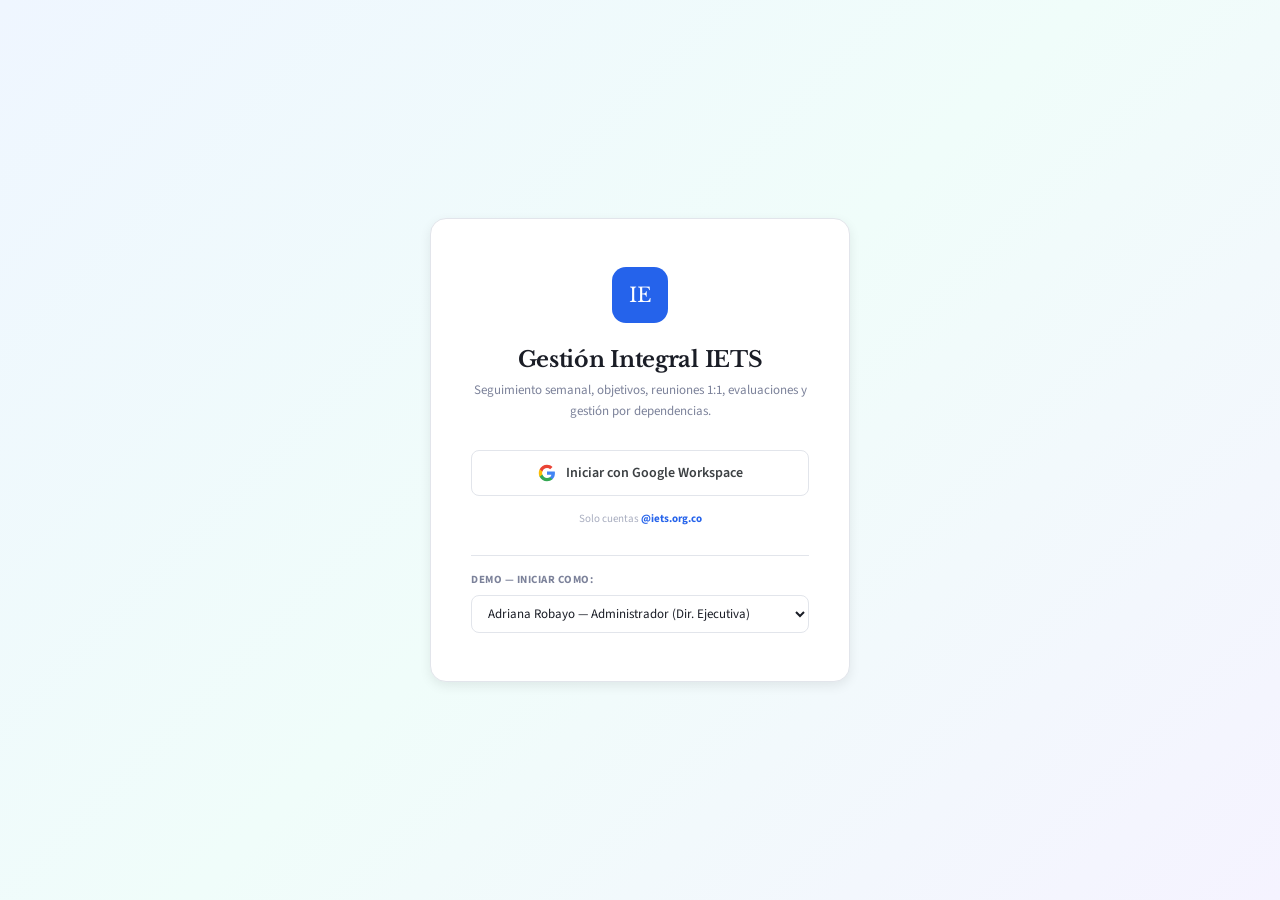
<file: IETS_v3_funcional.html>
<!DOCTYPE html>
<html lang="es">
<head>
<meta charset="UTF-8">
<meta name="viewport" content="width=device-width, initial-scale=1.0">
<title>IETS — Gestión Integral</title>
<link href="https://fonts.googleapis.com/css2?family=Source+Sans+3:wght@300;400;500;600;700;800&family=Libre+Baskerville:wght@700&display=swap" rel="stylesheet">
<style>
:root{
  --white:#FFFFFF;--bg:#F4F5F7;--bg2:#EEF0F4;--card:#FFFFFF;
  --border:#E2E5EB;--border2:#D0D4DC;
  --text:#1A1D26;--text2:#4A5068;--text3:#7C829A;--text4:#A8ADBF;
  --accent:#2563EB;--accent2:#1D4ED8;--accent-bg:#EFF6FF;--accent-border:#BFDBFE;
  --green:#059669;--green-bg:#ECFDF5;--green-border:#A7F3D0;
  --yellow:#D97706;--yellow-bg:#FFFBEB;--yellow-border:#FDE68A;
  --red:#DC2626;--red-bg:#FEF2F2;--red-border:#FECACA;
  --purple:#7C3AED;--purple-bg:#F5F3FF;--purple-border:#DDD6FE;
  --teal:#0D9488;--teal-bg:#F0FDFA;
  --orange:#EA580C;--orange-bg:#FFF7ED;
  --r:8px;--r2:12px;--shadow:0 1px 3px rgba(0,0,0,.06),0 1px 2px rgba(0,0,0,.04);--shadow2:0 4px 12px rgba(0,0,0,.08);
}
*{margin:0;padding:0;box-sizing:border-box;}
body{font-family:'Source Sans 3',system-ui,sans-serif;background:var(--bg);color:var(--text);font-size:14px;line-height:1.5;}
h1,h2,h3{font-family:'Libre Baskerville',Georgia,serif;letter-spacing:-.3px;font-weight:700;}
::-webkit-scrollbar{width:6px;height:6px;}::-webkit-scrollbar-track{background:transparent;}::-webkit-scrollbar-thumb{background:var(--border2);border-radius:3px;}
.sb ::-webkit-scrollbar-thumb{background:#2A2F52;}
.sb ::-webkit-scrollbar-track{background:#0F1117;}

/* LOGIN */
#loginScreen{display:flex;align-items:center;justify-content:center;min-height:100vh;background:linear-gradient(135deg,#EFF6FF 0%,#F0FDFA 50%,#F5F3FF 100%);}
.login-card{background:var(--card);border:1px solid var(--border);border-radius:16px;padding:48px 40px;max-width:420px;width:92%;text-align:center;box-shadow:var(--shadow2);}
.login-card .logo{width:56px;height:56px;background:var(--accent);border-radius:14px;display:inline-flex;align-items:center;justify-content:center;color:#fff;font-family:'Libre Baskerville',serif;font-size:20px;margin-bottom:20px;}
.login-card h1{font-size:22px;margin-bottom:4px;}
.login-card p{color:var(--text3);font-size:13px;margin-bottom:28px;line-height:1.6;}
.g-btn{display:flex;align-items:center;gap:10px;justify-content:center;background:#fff;color:#3c4043;border:1px solid var(--border);border-radius:8px;padding:12px 24px;font-size:14px;font-weight:600;font-family:inherit;cursor:pointer;width:100%;transition:all .15s;}
.g-btn:hover{background:var(--bg);border-color:var(--border2);box-shadow:var(--shadow);}
.g-btn svg{width:18px;height:18px;}
.login-card .hint{margin-top:14px;font-size:11px;color:var(--text4);}
.login-card .hint b{color:var(--accent);}

/* DEMO SELECTOR */
.demo-sel{margin-top:20px;padding-top:16px;border-top:1px solid var(--border);text-align:left;}
.demo-sel label{display:block;font-size:11px;font-weight:700;color:var(--text3);text-transform:uppercase;letter-spacing:.5px;margin-bottom:6px;}
.demo-sel select{width:100%;padding:8px 12px;border:1px solid var(--border);border-radius:var(--r);font-family:inherit;font-size:13px;background:#fff;color:var(--text);outline:none;}
.demo-sel select:focus{border-color:var(--accent);box-shadow:0 0 0 2px var(--accent-bg);}

/* APP */
#app{display:none;min-height:100vh;}
#app.on{display:flex;}

/* SIDEBAR — Dark panel */
.sb{width:250px;background:#0F1117;border-right:1px solid #1E2240;position:fixed;top:0;left:0;bottom:0;z-index:100;display:flex;flex-direction:column;transition:transform .25s;}
.sb-top{padding:18px 16px;border-bottom:1px solid #1E2240;display:flex;align-items:center;gap:10px;}
.sb-top .ico{width:36px;height:36px;background:linear-gradient(135deg,var(--accent),#0D9488);border-radius:10px;display:flex;align-items:center;justify-content:center;color:#fff;font-family:'Libre Baskerville',serif;font-size:14px;font-weight:700;}
.sb-top .t{font-size:14px;font-weight:700;color:#E8E9F0;}
.sb-top .s{font-size:10px;color:#5C6080;}
.sb-menu{flex:1;overflow-y:auto;padding:10px 8px;}
.sb-lbl{font-size:9px;font-weight:800;text-transform:uppercase;letter-spacing:1.5px;color:#5C6080;padding:14px 10px 5px;}
.sb-it{display:flex;align-items:center;gap:9px;padding:9px 11px;border-radius:var(--r);cursor:pointer;font-size:13px;font-weight:500;color:#8B8FA8;transition:all .12s;margin-bottom:1px;border:1px solid transparent;}
.sb-it:hover{background:#1A1D27;color:#E8E9F0;}
.sb-it.on{background:rgba(99,102,241,0.12);color:#818CF8;border-color:rgba(99,102,241,0.2);font-weight:600;}
.sb-it .ic{width:18px;text-align:center;font-size:13px;}
.sb-badge{margin-left:auto;background:var(--red);color:#fff;font-size:9px;font-weight:700;padding:1px 6px;border-radius:10px;min-width:16px;text-align:center;}
.sb-bot{padding:14px 12px;border-top:1px solid #1E2240;display:flex;align-items:center;gap:8px;}
.av{border-radius:8px;display:inline-flex;align-items:center;justify-content:center;font-weight:700;color:#fff;flex-shrink:0;}
.sb-bot .info{flex:1;min-width:0;}
.sb-bot .nm{font-size:12px;font-weight:600;white-space:nowrap;overflow:hidden;text-overflow:ellipsis;color:#E8E9F0;}
.sb-bot .rl{font-size:10px;color:#5C6080;}
.lo{background:none;border:none;color:#5C6080;cursor:pointer;padding:5px;border-radius:5px;font-size:14px;transition:all .12s;}
.lo:hover{color:#F87171;background:rgba(248,113,113,0.1);}

/* MAIN */
.mn{margin-left:250px;flex:1;min-height:100vh;}
.mn-hd{padding:14px 24px;border-bottom:1px solid var(--border);display:flex;align-items:center;justify-content:space-between;background:var(--card);position:sticky;top:0;z-index:50;}
.mn-hd h1{font-size:18px;}
.mn-hd .sub{font-size:12px;color:var(--text3);margin-top:1px;font-family:'Source Sans 3',sans-serif;font-weight:400;}
.hd-acts{display:flex;gap:6px;align-items:center;}

/* BTNS */
.btn{display:inline-flex;align-items:center;gap:6px;padding:7px 14px;border-radius:var(--r);font-size:12px;font-weight:600;font-family:inherit;cursor:pointer;transition:all .12s;border:1px solid transparent;white-space:nowrap;}
.btn-p{background:var(--accent);color:#fff;border-color:var(--accent);}
.btn-p:hover{background:var(--accent2);}
.btn-s{background:#fff;color:var(--text2);border-color:var(--border);}
.btn-s:hover{background:var(--bg);border-color:var(--border2);}
.btn-g{background:transparent;color:var(--text3);padding:6px 8px;}
.btn-g:hover{color:var(--text);background:var(--bg);}
.btn-d{background:var(--red);color:#fff;}
.btn-d:hover{opacity:.9;}
.btn-sm{padding:5px 10px;font-size:11px;}
.btn-green{background:var(--green);color:#fff;}

/* PAGE */
.pg-ct{padding:20px 24px;}
#pageContainer .pg{display:none;}
#pageContainer .pg.on{display:block;animation:pgIn .2s ease;}
@keyframes pgIn{from{opacity:0;transform:translateY(4px)}to{opacity:1;transform:none}}

/* CARD */
.card{background:var(--card);border:1px solid var(--border);border-radius:var(--r2);box-shadow:var(--shadow);}
.card-h{padding:14px 18px;border-bottom:1px solid var(--border);display:flex;align-items:center;justify-content:space-between;gap:10px;flex-wrap:wrap;}
.card-h h3{font-size:14px;}
.card-b{padding:16px 18px;}

/* STATS */
.st-grid{display:grid;grid-template-columns:repeat(auto-fit,minmax(165px,1fr));gap:12px;margin-bottom:20px;}
.st{background:var(--card);border:1px solid var(--border);border-radius:var(--r2);padding:16px;box-shadow:var(--shadow);transition:transform .12s;}
.st:hover{transform:translateY(-1px);}
.st-ic{width:32px;height:32px;border-radius:8px;display:flex;align-items:center;justify-content:center;font-size:14px;margin-bottom:10px;}
.st-v{font-size:26px;font-weight:800;letter-spacing:-.5px;line-height:1;}
.st-l{font-size:11px;color:var(--text3);margin-top:3px;}

/* TABLE */
.tw{overflow-x:auto;}
table{width:100%;border-collapse:collapse;}
thead th{padding:8px 12px;font-size:10px;font-weight:700;text-transform:uppercase;letter-spacing:.8px;color:var(--text3);border-bottom:1px solid var(--border);text-align:left;white-space:nowrap;background:var(--bg);}
tbody tr{border-bottom:1px solid var(--border);transition:background .1s;}
tbody tr:hover{background:var(--bg);}
tbody tr:last-child{border-bottom:none;}
tbody td{padding:10px 12px;font-size:13px;vertical-align:middle;}

/* BADGES */
.badge{display:inline-flex;align-items:center;gap:3px;padding:2px 8px;border-radius:6px;font-size:10px;font-weight:700;white-space:nowrap;}
.b-green{background:var(--green-bg);color:var(--green);border:1px solid var(--green-border);}
.b-yellow{background:var(--yellow-bg);color:var(--yellow);border:1px solid var(--yellow-border);}
.b-red{background:var(--red-bg);color:var(--red);border:1px solid var(--red-border);}
.b-blue{background:var(--accent-bg);color:var(--accent);border:1px solid var(--accent-border);}
.b-purple{background:var(--purple-bg);color:var(--purple);border:1px solid var(--purple-border);}
.b-muted{background:var(--bg2);color:var(--text3);border:1px solid var(--border);}

/* PROGRESS */
.prog{display:flex;align-items:center;gap:6px;}
.prog-bar{flex:1;height:6px;background:var(--bg2);border-radius:3px;overflow:hidden;min-width:50px;}
.prog-fill{height:100%;border-radius:3px;transition:width .4s;}
.prog-txt{font-size:11px;font-weight:700;min-width:30px;text-align:right;}

/* MODAL */
.mdl-ov{display:none;position:fixed;inset:0;background:rgba(0,0,0,.3);backdrop-filter:blur(2px);z-index:200;align-items:flex-start;justify-content:center;padding-top:5vh;overflow-y:auto;}
.mdl-ov.on{display:flex;}
.mdl{background:var(--card);border:1px solid var(--border);border-radius:var(--r2);width:92%;max-width:620px;box-shadow:0 20px 60px rgba(0,0,0,.15);margin-bottom:5vh;}
.mdl-hd{padding:18px 22px;border-bottom:1px solid var(--border);display:flex;align-items:center;justify-content:space-between;}
.mdl-hd h3{font-size:16px;}
.mdl-x{background:none;border:none;color:var(--text3);cursor:pointer;font-size:18px;padding:2px 6px;border-radius:4px;}
.mdl-x:hover{background:var(--bg);color:var(--text);}
.mdl-bd{padding:20px 22px;}
.mdl-ft{padding:12px 22px 18px;display:flex;justify-content:flex-end;gap:6px;border-top:1px solid var(--border);}

/* FORM */
.fg{margin-bottom:14px;}
.fg>label{display:block;font-size:11px;font-weight:700;text-transform:uppercase;letter-spacing:.5px;color:var(--text2);margin-bottom:4px;}
.fg .req{color:var(--red);}
.fi,.fsel,.fta{width:100%;background:#fff;border:1px solid var(--border);color:var(--text);padding:9px 12px;border-radius:var(--r);font-size:13px;font-family:inherit;outline:none;transition:border .12s,box-shadow .12s;}
.fi:focus,.fsel:focus,.fta:focus{border-color:var(--accent);box-shadow:0 0 0 2px var(--accent-bg);}
.fta{resize:vertical;min-height:64px;}
.fr{display:grid;grid-template-columns:1fr 1fr;gap:10px;}
.fr3{display:grid;grid-template-columns:1fr 1fr 1fr;gap:10px;}
.range-wrap{display:flex;align-items:center;gap:8px;}
.range-wrap input[type=range]{flex:1;accent-color:var(--accent);}
.range-wrap .rv{font-weight:700;min-width:34px;text-align:right;font-size:13px;}

/* SEARCH */
.search{background:#fff;border:1px solid var(--border);color:var(--text);padding:7px 12px;border-radius:var(--r);font-size:12px;font-family:inherit;outline:none;width:200px;transition:border .12s;}
.search:focus{border-color:var(--accent);box-shadow:0 0 0 2px var(--accent-bg);}

/* TABS */
.tabs{display:flex;gap:2px;background:var(--bg2);border-radius:var(--r);padding:3px;margin-bottom:16px;border:1px solid var(--border);overflow-x:auto;}
.tab{padding:6px 14px;border-radius:6px;font-size:12px;font-weight:600;color:var(--text3);cursor:pointer;transition:all .12s;white-space:nowrap;}
.tab:hover{color:var(--text);}
.tab.on{background:var(--accent);color:#fff;}
.tab-sec{display:none;}
.tab-sec.on{display:block;}

/* TOAST */
.toast-c{position:fixed;top:14px;right:14px;z-index:500;display:flex;flex-direction:column;gap:6px;}
.toast{background:var(--card);border:1px solid var(--border);border-radius:var(--r);padding:10px 16px;display:flex;align-items:center;gap:8px;box-shadow:var(--shadow2);font-size:12px;font-weight:500;animation:toastIn .25s;}
@keyframes toastIn{from{opacity:0;transform:translateX(16px)}to{opacity:1;transform:none}}
.toast.s{border-left:3px solid var(--green);}
.toast.e{border-left:3px solid var(--red);}
.toast.i{border-left:3px solid var(--accent);}
.toast.w{border-left:3px solid var(--yellow);}

/* ORG */
.dept-block{margin-bottom:16px;}
.dept-head{display:flex;align-items:center;gap:10px;padding:10px 14px;background:var(--card);border:1px solid var(--border);border-radius:var(--r2);cursor:pointer;transition:all .12s;box-shadow:var(--shadow);}
.dept-head:hover{border-color:var(--accent);}
.dept-head .d-icon{font-size:18px;}
.dept-head .d-info{flex:1;}
.dept-head .d-info h4{font-size:13px;font-weight:700;font-family:'Source Sans 3',sans-serif;}
.dept-head .d-info span{font-size:11px;color:var(--text3);}
.dept-head .d-count{font-size:18px;font-weight:800;color:var(--accent);}
.dept-users{padding:8px 0 0 28px;display:grid;grid-template-columns:repeat(auto-fill,minmax(260px,1fr));gap:8px;margin-top:6px;}
.u-card{display:flex;align-items:center;gap:10px;padding:10px 12px;background:var(--card);border:1px solid var(--border);border-radius:var(--r);transition:all .12s;cursor:pointer;}
.u-card:hover{border-color:var(--accent);box-shadow:var(--shadow);}
.u-card .u-nm{font-size:12px;font-weight:600;}
.u-card .u-pos{font-size:10px;color:var(--text3);}
.u-card .u-pct{font-size:16px;font-weight:800;min-width:40px;text-align:right;}

/* OBJ CARD */
.obj{background:var(--card);border:1px solid var(--border);border-radius:var(--r2);padding:16px;margin-bottom:10px;box-shadow:var(--shadow);position:relative;border-left:4px solid var(--border);}
.obj.pri-a{border-left-color:var(--red);}
.obj.pri-m{border-left-color:var(--yellow);}
.obj.pri-b{border-left-color:var(--green);}
.obj h4{font-size:13px;font-weight:700;margin-bottom:6px;font-family:'Source Sans 3',sans-serif;}
.obj-meta{display:flex;gap:4px;flex-wrap:wrap;margin-bottom:8px;}

/* MEETING */
.meet{background:var(--card);border:1px solid var(--border);border-radius:var(--r2);padding:16px;margin-bottom:10px;box-shadow:var(--shadow);}
.meet h4{font-size:13px;font-weight:700;margin-bottom:6px;font-family:'Source Sans 3',sans-serif;}
.meet-items{list-style:none;margin-top:8px;}
.meet-items li{padding:5px 0;border-bottom:1px solid var(--border);font-size:12px;display:flex;align-items:center;gap:7px;}
.meet-items li:last-child{border-bottom:none;}
.chk{width:16px;height:16px;border-radius:4px;border:2px solid var(--border2);display:flex;align-items:center;justify-content:center;cursor:pointer;font-size:10px;flex-shrink:0;transition:all .12s;}
.chk.on{background:var(--green);border-color:var(--green);color:#fff;}
.chk:hover{border-color:var(--accent);}

/* EVAL CARD */
.ev{background:var(--card);border:1px solid var(--border);border-radius:var(--r2);padding:16px;box-shadow:var(--shadow);}
.ev-score{font-size:32px;font-weight:800;line-height:1;}
.ev-dim{display:flex;align-items:center;gap:8px;margin-bottom:5px;}
.ev-dim span:first-child{min-width:90px;font-size:11px;color:var(--text2);}

/* RANK */
.rank-it{display:flex;align-items:center;gap:12px;padding:10px 14px;border-bottom:1px solid var(--border);transition:background .1s;}
.rank-it:hover{background:var(--bg);}
.rank-it:last-child{border-bottom:none;}
.rank-pos{width:26px;height:26px;border-radius:50%;display:flex;align-items:center;justify-content:center;font-size:11px;font-weight:800;flex-shrink:0;}
.rk-1{background:linear-gradient(135deg,#F59E0B,#D97706);color:#fff;}
.rk-2{background:linear-gradient(135deg,#9CA3AF,#6B7280);color:#fff;}
.rk-3{background:linear-gradient(135deg,#D97706,#92400E);color:#fff;}
.rk-n{background:var(--bg2);color:var(--text3);}
.rank-it .r-info{flex:1;min-width:0;}
.rank-it .r-nm{font-size:13px;font-weight:600;}
.rank-it .r-dept{font-size:11px;color:var(--text3);}
.rank-it .r-score{font-size:18px;font-weight:800;color:var(--accent);min-width:40px;text-align:right;}

/* FILTERS */
.filters{display:flex;gap:8px;margin-bottom:16px;flex-wrap:wrap;align-items:center;}
.filters select,.filters input[type=text]{padding:6px 10px;border:1px solid var(--border);border-radius:var(--r);font-size:12px;font-family:inherit;background:#fff;color:var(--text);outline:none;}
.filters select:focus,.filters input:focus{border-color:var(--accent);}
.filters label{font-size:11px;font-weight:600;color:var(--text3);}

/* SETTINGS */
.set-sec{background:var(--card);border:1px solid var(--border);border-radius:var(--r2);padding:18px;margin-bottom:14px;box-shadow:var(--shadow);}
.set-sec h3{font-size:14px;margin-bottom:12px;}
.tgl-row{display:flex;align-items:center;justify-content:space-between;padding:8px 0;border-bottom:1px solid var(--border);}
.tgl-row:last-child{border-bottom:none;}
.tgl-row .tl{font-size:13px;font-weight:500;}
.tgl-row .td{font-size:11px;color:var(--text3);}
.tgl{width:38px;height:20px;background:var(--border2);border-radius:10px;position:relative;cursor:pointer;transition:background .15s;flex-shrink:0;}
.tgl.on{background:var(--accent);}
.tgl::after{content:'';position:absolute;width:14px;height:14px;background:#fff;border-radius:50%;top:3px;left:3px;transition:left .15s;}
.tgl.on::after{left:21px;}
.tag-wrap{display:flex;flex-wrap:wrap;gap:4px;padding:6px;background:var(--bg);border:1px solid var(--border);border-radius:var(--r);min-height:36px;align-items:center;}
.tag{display:inline-flex;align-items:center;gap:3px;background:var(--accent-bg);color:var(--accent);padding:2px 8px;border-radius:4px;font-size:11px;font-weight:600;}
.tag .tx{cursor:pointer;}
.tag-wrap input{border:none;background:none;font-size:12px;font-family:inherit;outline:none;flex:1;min-width:100px;color:var(--text);}

/* USER GRID CARDS */
.ug{display:grid;grid-template-columns:repeat(auto-fill,minmax(290px,1fr));gap:14px;}
.uc{background:var(--card);border:1px solid var(--border);border-radius:var(--r2);padding:18px;box-shadow:var(--shadow);transition:all .15s;}
.uc:hover{border-color:var(--accent);transform:translateY(-2px);box-shadow:var(--shadow2);}
.uc-head{display:flex;align-items:center;gap:12px;margin-bottom:14px;}
.uc-head .uc-av{width:44px;height:44px;border-radius:12px;font-size:16px;}
.uc-head .uc-info h4{font-size:14px;font-weight:700;font-family:'Source Sans 3',sans-serif;}
.uc-head .uc-info p{font-size:11px;color:var(--text3);white-space:nowrap;overflow:hidden;text-overflow:ellipsis;max-width:180px;}
.uc-stats{display:grid;grid-template-columns:repeat(3,1fr);gap:6px;margin-bottom:14px;}
.uc-stat{text-align:center;padding:10px 4px;background:var(--bg);border-radius:var(--r);}
.uc-stat .num{font-size:18px;font-weight:800;line-height:1;}
.uc-stat .lbl{font-size:9px;color:var(--text3);font-weight:700;text-transform:uppercase;letter-spacing:.3px;margin-top:3px;}
.uc-foot{display:flex;align-items:center;justify-content:space-between;gap:8px;}
.uc-foot select{padding:5px 8px;border:1px solid var(--border);border-radius:6px;font-size:11px;font-family:inherit;background:#fff;color:var(--text);outline:none;cursor:pointer;}
.uc-foot select:focus{border-color:var(--accent);}
.uc-dept{display:inline-flex;align-items:center;gap:4px;font-size:10px;color:var(--text3);margin-bottom:10px;padding:3px 8px;background:var(--bg);border-radius:4px;}

/* GRID */
.g2{display:grid;grid-template-columns:1fr 1fr;gap:14px;}
.g3{display:grid;grid-template-columns:repeat(auto-fill,minmax(300px,1fr));gap:12px;}

@media(max-width:800px){
  .sb{transform:translateX(-100%);}.sb.open{transform:translateX(0);}
  .mn{margin-left:0;}.mob{display:flex!important;}
  .st-grid{grid-template-columns:1fr 1fr;}.fr,.fr3,.g2{grid-template-columns:1fr;}
}
.mob{display:none;background:none;border:none;color:var(--text);font-size:18px;cursor:pointer;padding:2px;margin-right:8px;}
</style>
</head>
<body>
<div class="toast-c" id="toastC"></div>

<!-- LOGIN -->
<div id="loginScreen">
  <div class="login-card">
    <div class="logo">IE</div>
    <h1>Gestión Integral IETS</h1>
    <p>Seguimiento semanal, objetivos, reuniones 1:1, evaluaciones y gestión por dependencias.</p>
    <button class="g-btn" onclick="doLogin()">
      <svg viewBox="0 0 24 24"><path fill="#4285F4" d="M22.56 12.25c0-.78-.07-1.53-.2-2.25H12v4.26h5.92a5.06 5.06 0 0 1-2.2 3.32v2.77h3.57c2.08-1.92 3.28-4.74 3.28-8.1z"/><path fill="#34A853" d="M12 23c2.97 0 5.46-.98 7.28-2.66l-3.57-2.77c-.98.66-2.23 1.06-3.71 1.06-2.86 0-5.29-1.93-6.16-4.53H2.18v2.84C3.99 20.53 7.7 23 12 23z"/><path fill="#FBBC05" d="M5.84 14.09c-.22-.66-.35-1.36-.35-2.09s.13-1.43.35-2.09V7.07H2.18C1.43 8.55 1 10.22 1 12s.43 3.45 1.18 4.93l2.85-2.22.81-.62z"/><path fill="#EA4335" d="M12 5.38c1.62 0 3.06.56 4.21 1.64l3.15-3.15C17.45 2.09 14.97 1 12 1 7.7 1 3.99 3.47 2.18 7.07l3.66 2.84c.87-2.6 3.3-4.53 6.16-4.53z"/></svg>
      Iniciar con Google Workspace
    </button>
    <p class="hint">Solo cuentas <b>@iets.org.co</b></p>
    <div class="demo-sel">
      <label>Demo — Iniciar como:</label>
      <select id="demoUser">
        <option value="1">Adriana Robayo — Administrador (Dir. Ejecutiva)</option>
        <option value="2">Valentina Acosta — Gestor (Subdir. Técnica)</option>
        <option value="3">Carlos Méndez — Usuario (Coord. ETS)</option>
        <option value="5">Diego Ramírez — Lector (Coord. Calidad)</option>
      </select>
    </div>
  </div>
</div>

<!-- APP -->
<div id="app">
  <aside class="sb" id="sidebar">
    <div class="sb-top"><div class="ico">IE</div><div><div class="t">IETS Tracker</div><div class="s">Gestión integral</div></div></div>
    <nav class="sb-menu" id="sbMenu"></nav>
    <div class="sb-bot">
      <div class="av" id="uAv" style="width:30px;height:30px;font-size:11px;background:var(--accent)">—</div>
      <div class="info"><div class="nm" id="uNm">—</div><div class="rl" id="uRl">—</div></div>
      <button class="lo" onclick="doLogout()" title="Cerrar sesión">⏻</button>
    </div>
  </aside>
  <div class="mn">
    <header class="mn-hd">
      <div style="display:flex;align-items:center"><button class="mob" onclick="document.getElementById('sidebar').classList.toggle('open')">☰</button><div><h1 id="pgT">—</h1><div class="sub" id="pgS">—</div></div></div>
      <div class="hd-acts" id="hdActs"></div>
    </header>
    <div class="pg-ct" id="pageContainer"></div>
  </div>
</div>

<!-- MODAL -->
<div class="mdl-ov" id="modal" onclick="if(event.target===this)closeModal()"><div class="mdl" id="mdlC"></div></div>

<script>
// ================================================================
//  STORAGE LAYER — Everything persists in localStorage
// ================================================================
const LS={
  get(k,def){try{const v=localStorage.getItem('iets_'+k);return v?JSON.parse(v):def;}catch{return def;}},
  set(k,v){localStorage.setItem('iets_'+k,JSON.stringify(v));},
  del(k){localStorage.removeItem('iets_'+k);}
};

// ================================================================
//  SEED DATA — Only created on first load
// ================================================================
function seedIfNeeded(){
  if(LS.get('seeded')) return;
  
  LS.set('departments',[
    {id:'dir',name:'Dirección Ejecutiva',type:'Dirección',icon:'🏛️',color:'#2563EB',parent:null},
    {id:'sub-tec',name:'Subdirección Técnica',type:'Subdirección',icon:'🔬',color:'#0D9488',parent:'dir'},
    {id:'sub-adm',name:'Subdirección Administrativa',type:'Subdirección',icon:'💼',color:'#EA580C',parent:'dir'},
    {id:'sub-pid',name:'Subdirección PID',type:'Subdirección',icon:'📡',color:'#7C3AED',parent:'dir'},
    {id:'c-ets',name:'Coord. Evaluación de Tecnologías',type:'Coordinación',icon:'🧪',color:'#2563EB',parent:'sub-tec'},
    {id:'c-cal',name:'Coord. Calidad',type:'Coordinación',icon:'✅',color:'#059669',parent:'sub-tec'},
    {id:'c-th',name:'Coord. Talento Humano',type:'Coordinación',icon:'👥',color:'#EC4899',parent:'sub-adm'},
    {id:'c-fin',name:'Coord. Financiera',type:'Coordinación',icon:'💰',color:'#D97706',parent:'sub-adm'},
    {id:'c-tic',name:'Coord. TIC',type:'Coordinación',icon:'💻',color:'#2563EB',parent:'sub-adm'},
    {id:'j-com',name:'Jefatura Comunicaciones',type:'Jefatura',icon:'📣',color:'#EA580C',parent:'sub-pid'},
    {id:'j-inv',name:'Jefatura Investigación',type:'Jefatura',icon:'🔍',color:'#0D9488',parent:'sub-pid'},
  ]);

  LS.set('users',[
    {id:1,name:'Adriana Robayo',email:'adriana.robayo@iets.org.co',role:'Administrador',dept:'dir',av:'AR',color:'#2563EB',pos:'Directora Ejecutiva'},
    {id:2,name:'Valentina Acosta',email:'valentina.acosta@iets.org.co',role:'Gestor',dept:'sub-tec',av:'VA',color:'#0D9488',pos:'Subdirectora Técnica'},
    {id:3,name:'Carlos Méndez',email:'carlos.mendez@iets.org.co',role:'Usuario',dept:'c-ets',av:'CM',color:'#DC2626',pos:'Profesional Especializado'},
    {id:4,name:'Laura García',email:'laura.garcia@iets.org.co',role:'Usuario',dept:'c-ets',av:'LG',color:'#D97706',pos:'Profesional Universitario'},
    {id:5,name:'Diego Ramírez',email:'diego.ramirez@iets.org.co',role:'Lector',dept:'c-cal',av:'DR',color:'#7C3AED',pos:'Coordinador de Calidad'},
    {id:6,name:'María López',email:'maria.lopez@iets.org.co',role:'Usuario',dept:'c-th',av:'ML',color:'#EC4899',pos:'Profesional TH'},
    {id:7,name:'Andrés Torres',email:'andres.torres@iets.org.co',role:'Gestor',dept:'sub-adm',av:'AT',color:'#EA580C',pos:'Subdirector Administrativo'},
    {id:8,name:'Camila Herrera',email:'camila.herrera@iets.org.co',role:'Usuario',dept:'c-fin',av:'CH',color:'#F43F5E',pos:'Profesional Financiera'},
    {id:9,name:'Sebastián Ruiz',email:'sebastian.ruiz@iets.org.co',role:'Usuario',dept:'c-tic',av:'SR',color:'#059669',pos:'Ingeniero de Sistemas'},
    {id:10,name:'Paula Moreno',email:'paula.moreno@iets.org.co',role:'Gestor',dept:'sub-pid',av:'PM',color:'#7C3AED',pos:'Subdirectora PID'},
    {id:11,name:'Felipe Castro',email:'felipe.castro@iets.org.co',role:'Usuario',dept:'j-com',av:'FC',color:'#EA580C',pos:'Comunicador'},
    {id:12,name:'Natalia Vargas',email:'natalia.vargas@iets.org.co',role:'Usuario',dept:'j-inv',av:'NV',color:'#0D9488',pos:'Investigadora'},
  ]);

  LS.set('objectives',[
    {id:1,name:'Fortalecer evaluación de tecnologías en salud',type:'Estratégico',pri:'Alta',dept:'sub-tec',quarter:'Q1',owner:2},
    {id:2,name:'Mejorar eficiencia administrativa y financiera',type:'Estratégico',pri:'Alta',dept:'sub-adm',quarter:'Q1',owner:7},
    {id:3,name:'Aumentar alcance de difusión institucional',type:'Estratégico',pri:'Media',dept:'sub-pid',quarter:'Q1',owner:10},
    {id:4,name:'Implementar SGC ISO 9001',type:'Operativo',pri:'Alta',dept:'c-cal',quarter:'Q1-Q2',owner:5},
    {id:5,name:'Modernización infraestructura TIC',type:'Operativo',pri:'Media',dept:'c-tic',quarter:'Q1',owner:9},
    {id:6,name:'Plan bienestar y capacitación 2026',type:'Operativo',pri:'Baja',dept:'c-th',quarter:'Q1-Q4',owner:6},
    {id:7,name:'Producción guías práctica clínica',type:'Misional',pri:'Alta',dept:'c-ets',quarter:'Q1-Q2',owner:2},
    {id:8,name:'Fortalecimiento investigación aplicada',type:'Misional',pri:'Media',dept:'j-inv',quarter:'Q1-Q3',owner:12},
  ]);

  LS.set('processes',[
    {id:1,name:'Evaluación de Tecnologías',code:'ETS-01',dept:'c-ets',status:'Activo',desc:'Proceso misional de ETS.'},
    {id:2,name:'Gestión Financiera',code:'GF-01',dept:'c-fin',status:'Activo',desc:'Gestión financiera y presupuestal.'},
    {id:3,name:'Gestión Talento Humano',code:'TH-01',dept:'c-th',status:'Activo',desc:'Gestión del talento humano.'},
    {id:4,name:'Gestión TIC',code:'TIC-01',dept:'c-tic',status:'Activo',desc:'Gestión tecnológica.'},
    {id:5,name:'Gestión de Calidad',code:'CAL-01',dept:'c-cal',status:'Activo',desc:'Sistema integrado de gestión.'},
    {id:6,name:'Comunicaciones',code:'COM-01',dept:'j-com',status:'Activo',desc:'Comunicaciones institucionales.'},
    {id:7,name:'Dirección Estratégica',code:'DIR-01',dept:'dir',status:'Activo',desc:'Direccionamiento estratégico.'},
  ]);

  LS.set('activities',[
    {id:1,month:'Enero',week:1,desc:'Revisión procedimientos gestión documental',resp:3,by:2,status:'Cumplida',prog:100,pri:'Alta',obs:'Completado',pend:'',dl:'2026-01-09',objId:1,procId:1,dragged:false},
    {id:2,month:'Enero',week:2,desc:'Informe trimestral indicadores de gestión',resp:4,by:2,status:'Cumplida',prog:100,pri:'Alta',obs:'Entregado a tiempo',pend:'',dl:'2026-01-16',objId:7,procId:1,dragged:false},
    {id:3,month:'Enero',week:3,desc:'Capacitación equipo normatividad técnica',resp:4,by:1,status:'Cumplida parcialmente',prog:75,pri:'Media',obs:'Faltó personal turno tarde',pend:'Reprogramar sesión',dl:'2026-01-23',objId:4,procId:5,dragged:false},
    {id:4,month:'Enero',week:4,desc:'Actualización BD proveedores y contratos',resp:8,by:7,status:'En progreso',prog:60,pri:'Media',obs:'Verificación en curso',pend:'Validar 15 contratos',dl:'2026-01-30',objId:2,procId:2,dragged:true},
    {id:5,month:'Febrero',week:5,desc:'Preparación auditoría interna calidad',resp:3,by:2,status:'En progreso',prog:45,pri:'Alta',obs:'',pend:'Recopilar evidencias',dl:'2026-02-06',objId:1,procId:1,dragged:false},
    {id:6,month:'Febrero',week:5,desc:'Consolidación reportes mensuales áreas',resp:8,by:7,status:'No cumplida',prog:20,pri:'Alta',obs:'Áreas no enviaron info',pend:'Solicitar faltantes',dl:'2026-02-06',objId:2,procId:2,dragged:false},
    {id:7,month:'Febrero',week:6,desc:'Diseño encuesta satisfacción interna',resp:5,by:2,status:'En progreso',prog:30,pri:'Baja',obs:'Borrador en revisión',pend:'Aprobación coordinación',dl:'2026-02-13',objId:4,procId:5,dragged:false},
    {id:8,month:'Febrero',week:6,desc:'Ajuste plan anual de trabajo 2026',resp:8,by:7,status:'En progreso',prog:50,pri:'Alta',obs:'',pend:'Incorporar observaciones',dl:'2026-02-13',objId:2,procId:2,dragged:false},
    {id:9,month:'Febrero',week:6,desc:'Migración servidores infraestructura cloud',resp:9,by:7,status:'En progreso',prog:65,pri:'Alta',obs:'Fase 2 en ejecución',pend:'Pruebas de carga',dl:'2026-02-20',objId:5,procId:4,dragged:false},
    {id:10,month:'Febrero',week:7,desc:'Campaña institucional primer trimestre',resp:11,by:10,status:'Sin iniciar',prog:0,pri:'Media',obs:'',pend:'',dl:'2026-02-20',objId:3,procId:6,dragged:false},
    {id:11,month:'Febrero',week:7,desc:'Guía práctica clínica cardiovascular',resp:12,by:10,status:'En progreso',prog:40,pri:'Alta',obs:'Revisión por pares',pend:'Incorporar feedback',dl:'2026-02-27',objId:8,procId:1,dragged:false},
    {id:12,month:'Febrero',week:6,desc:'Jornadas de bienestar Q1',resp:6,by:7,status:'Cumplida parcialmente',prog:70,pri:'Baja',obs:'2 de 3 actividades definidas',pend:'Confirmar proveedor',dl:'2026-02-13',objId:6,procId:3,dragged:false},
  ]);
  LS.set('nextActId',13);

  LS.set('meetings',[
    {id:1,type:'1:1',title:'Seguimiento — Carlos',leader:2,parts:[3],date:'2026-02-10',status:'Completada',notes:'Revisamos avance auditoría.',items:[{t:'Revisar avance auditoría',d:true},{t:'Definir entregables semana 7',d:true},{t:'Feedback presentación',d:false}]},
    {id:2,type:'1:1',title:'Revisión objetivos — Laura',leader:2,parts:[4],date:'2026-02-10',status:'Completada',notes:'Necesita apoyo normatividad.',items:[{t:'Estado capacitación normatividad',d:true},{t:'Plan formación Q1',d:true}]},
    {id:3,type:'1:1',title:'Seguimiento — Camila',leader:7,parts:[8],date:'2026-02-11',status:'Pendiente',notes:'',items:[{t:'Revisión contratos proveedores',d:false},{t:'Estado consolidación reportes',d:false},{t:'Plan anual de trabajo',d:false}]},
    {id:4,type:'N-1',title:'Equipo Subdirección Técnica',leader:2,parts:[3,4,5],date:'2026-02-10',status:'Completada',notes:'Revisión indicadores del equipo.',items:[{t:'Indicadores Q1',d:true},{t:'Avance auditoría',d:true},{t:'Planificación semana 7',d:false}]},
    {id:5,type:'N-1',title:'Equipo Subdirección Admin.',leader:7,parts:[6,8,9],date:'2026-02-10',status:'Pendiente',notes:'',items:[{t:'Ejecución presupuestal enero',d:false},{t:'Migración TIC',d:false},{t:'Bienestar Q1',d:false}]},
  ]);
  LS.set('nextMeetId',6);

  LS.set('evaluations',[
    {id:1,userId:3,period:'Q1 2026',type:'Trimestral',dims:{cumplimiento:85,calidad:80,puntualidad:78,colaboracion:84,iniciativa:82},by:2,date:'2026-02-07'},
    {id:2,userId:4,period:'Q1 2026',type:'Trimestral',dims:{cumplimiento:75,calidad:80,puntualidad:70,colaboracion:78,iniciativa:78},by:2,date:'2026-02-07'},
    {id:3,userId:8,period:'Q1 2026',type:'Trimestral',dims:{cumplimiento:65,calidad:72,puntualidad:60,colaboracion:75,iniciativa:70},by:7,date:'2026-02-07'},
    {id:4,userId:9,period:'Q1 2026',type:'Trimestral',dims:{cumplimiento:90,calidad:85,puntualidad:92,colaboracion:82,iniciativa:90},by:7,date:'2026-02-07'},
    {id:5,userId:11,period:'Q1 2026',type:'Trimestral',dims:{cumplimiento:70,calidad:75,puntualidad:68,colaboracion:78,iniciativa:70},by:10,date:'2026-02-07'},
    {id:6,userId:12,period:'Q1 2026',type:'Trimestral',dims:{cumplimiento:80,calidad:82,puntualidad:75,colaboracion:78,iniciativa:80},by:10,date:'2026-02-07'},
    {id:7,userId:6,period:'Q1 2026',type:'Trimestral',dims:{cumplimiento:72,calidad:78,puntualidad:70,colaboracion:76,iniciativa:72},by:7,date:'2026-02-07'},
    {id:8,userId:5,period:'Q1 2026',type:'Trimestral',dims:{cumplimiento:82,calidad:80,puntualidad:78,colaboracion:80,iniciativa:80},by:2,date:'2026-02-07'},
  ]);
  LS.set('nextEvalId',9);
  LS.set('seeded',true);
}

// ================================================================
//  DATA ACCESSORS — always read fresh from localStorage
// ================================================================
const D={
  users:()=>LS.get('users',[]),
  depts:()=>LS.get('departments',[]),
  objs:()=>LS.get('objectives',[]),
  procs:()=>LS.get('processes',[]),
  acts:()=>LS.get('activities',[]),
  meets:()=>LS.get('meetings',[]),
  evals:()=>LS.get('evaluations',[]),
  u:id=>D.users().find(u=>u.id===id),
  dept:id=>D.depts().find(d=>d.id===id),
  obj:id=>D.objs().find(o=>o.id===id),
  proc:id=>D.procs().find(p=>p.id===id),
};

// ================================================================
//  APP STATE
// ================================================================
let S={user:null,page:'dashboard'};

// ================================================================
//  HELPERS
// ================================================================
function stBadge(s){const m={'Cumplida':'b-green','Cumplida parcialmente':'b-purple','En progreso':'b-blue','No cumplida':'b-red','Sin iniciar':'b-muted','No aplica':'b-muted'};return `<span class="badge ${m[s]||'b-muted'}">${s}</span>`;}
function progHTML(v){const c=v>=80?'var(--green)':v>=40?'var(--yellow)':'var(--red)';return `<div class="prog"><div class="prog-bar"><div class="prog-fill" style="width:${v}%;background:${c}"></div></div><span class="prog-txt">${v}%</span></div>`;}
function priBadge(p){return p==='Alta'?'<span class="badge b-red">Alta</span>':p==='Media'?'<span class="badge b-yellow">Media</span>':'<span class="badge b-green">Baja</span>';}
function avH(u,sz=26){return `<div class="av" style="width:${sz}px;height:${sz}px;font-size:${sz*.4}px;background:${u.color}">${u.av}</div>`;}
function toast(t,m){const d=document.createElement('div');d.className=`toast ${t}`;d.textContent=m;document.getElementById('toastC').appendChild(d);setTimeout(()=>d.remove(),3000);}
function openModal(h){document.getElementById('mdlC').innerHTML=h;document.getElementById('modal').classList.add('on');}
function closeModal(){document.getElementById('modal').classList.remove('on');}
function calcObjProgress(objId){const acts=D.acts().filter(a=>a.objId===objId);if(!acts.length)return 0;return Math.round(acts.reduce((s,a)=>s+a.prog,0)/acts.length);}
function calcEvalScore(ev){const d=ev.dims;return Math.round((d.cumplimiento*25+d.calidad*25+d.puntualidad*20+d.colaboracion*15+d.iniciativa*15)/100);}
function getChildDepts(pid){const ch=D.depts().filter(d=>d.parent===pid);let ids=ch.map(c=>c.id);ch.forEach(c=>{ids=ids.concat(getChildDepts(c.id));});return ids;}

// ================================================================
//  AUTH
// ================================================================
function doLogin(){
  const uid=parseInt(document.getElementById('demoUser').value);
  S.user=D.u(uid);
  document.getElementById('loginScreen').style.display='none';
  document.getElementById('app').classList.add('on');
  document.getElementById('uNm').textContent=S.user.name;
  document.getElementById('uRl').textContent=S.user.role+' · '+S.user.pos;
  document.getElementById('uAv').textContent=S.user.av;
  document.getElementById('uAv').style.background=S.user.color;
  buildNav();go('dashboard');
  toast('s','Bienvenido/a, '+S.user.name.split(' ')[0]);
}
function doLogout(){S.user=null;document.getElementById('app').classList.remove('on');document.getElementById('loginScreen').style.display='flex';}

// ================================================================
//  NAVIGATION
// ================================================================
const NAV=[
  {s:'Principal',items:[{id:'dashboard',ic:'📊',l:'Dashboard'},{id:'activities',ic:'📋',l:'Mis Actividades',badge:true},{id:'meetings',ic:'🤝',l:'Reuniones 1:1 / N-1'}]},
  {s:'Organización',items:[{id:'objectives',ic:'🎯',l:'Objetivos de Valor'},{id:'processes',ic:'⚙️',l:'Procesos'},{id:'org',ic:'🏢',l:'Dependencias'}]},
  {s:'Gestión',items:[{id:'all-acts',ic:'📁',l:'Todas las Actividades',r:['Administrador','Gestor','Lector']},{id:'users',ic:'👥',l:'Usuarios',r:['Administrador','Gestor','Lector']},{id:'evals',ic:'📝',l:'Evaluaciones',r:['Administrador','Gestor','Lector']},{id:'ranking',ic:'🏆',l:'Ranking',r:['Administrador','Gestor','Lector']},{id:'reports',ic:'📈',l:'Informes',r:['Administrador','Gestor','Lector']}]},
  {s:'Sistema',items:[{id:'settings',ic:'⚙️',l:'Configuración',r:['Administrador']},{id:'alerts',ic:'🔔',l:'Notificaciones'}]},
];

function buildNav(){
  let h='';
  NAV.forEach(sec=>{
    h+=`<div class="sb-lbl">${sec.s}</div>`;
    sec.items.forEach(it=>{
      if(it.r&&!it.r.includes(S.user.role))return;
      const bd=it.badge?`<span class="sb-badge" id="bdg-${it.id}">0</span>`:'';
      h+=`<div class="sb-it" data-pg="${it.id}" onclick="go('${it.id}')"><span class="ic">${it.ic}</span>${it.l}${bd}</div>`;
    });
  });
  document.getElementById('sbMenu').innerHTML=h;
}

function go(pg){
  S.page=pg;
  document.querySelectorAll('.sb-it').forEach(n=>n.classList.toggle('on',n.dataset.pg===pg));
  const T={dashboard:['Dashboard','Resumen general'],activities:['Mis Actividades','Estado de tus actividades asignadas'],meetings:['Reuniones 1:1 / N-1','Reuniones individuales y de equipo'],objectives:['Objetivos de Valor','Objetivos estratégicos, operativos y misionales'],processes:['Procesos','Mapa de procesos institucionales'],org:['Dependencias','Estructura organizacional'],users:['Usuarios','Gestión de usuarios y roles del sistema'],'all-acts':['Todas las Actividades','Vista consolidada'],evals:['Evaluaciones','Evaluaciones trimestrales y semanales'],ranking:['Ranking','Clasificación por desempeño'],reports:['Informes','Métricas e indicadores'],settings:['Configuración','Parámetros del sistema'],alerts:['Notificaciones','Historial de alertas']};
  const[t,st]=T[pg]||['',''];
  document.getElementById('pgT').textContent=t;
  document.getElementById('pgS').textContent=st;
  const canCreate=['Administrador','Gestor'].includes(S.user.role);
  document.getElementById('hdActs').innerHTML=canCreate?`<button class="btn btn-s btn-sm" onclick="exportData()">📥 Exportar</button><button class="btn btn-p btn-sm" onclick="openActForm()">+ Actividad</button>`:`<button class="btn btn-s btn-sm" onclick="exportData()">📥 Exportar</button>`;
  render();
  document.getElementById('sidebar').classList.remove('open');
}

function render(){
  const c=document.getElementById('pageContainer');
  const fn={dashboard:rDash,activities:rMyActs,meetings:rMeets,objectives:rObjs,processes:rProcs,org:rOrg,users:rUsers,'all-acts':rAllActs,evals:rEvals,ranking:rRanking,reports:rReports,settings:rSettings,alerts:rAlerts};
  c.innerHTML=fn[S.page]?fn[S.page]():'';
  // badge
  const b=document.getElementById('bdg-activities');
  if(b)b.textContent=D.acts().filter(a=>a.resp===S.user.id&&!['Cumplida','No aplica'].includes(a.status)).length;
}

// ================================================================
//  DASHBOARD
// ================================================================
function rDash(){
  const acts=D.acts(),total=acts.length,done=acts.filter(a=>a.status==='Cumplida').length,prog=acts.filter(a=>a.status==='En progreso').length,fail=acts.filter(a=>a.status==='No cumplida').length;
  const avgP=total?Math.round(acts.reduce((s,a)=>s+a.prog,0)/total):0;
  const objs=D.objs(),objAvg=objs.length?Math.round(objs.reduce((s,o)=>s+calcObjProgress(o.id),0)/objs.length):0;

  let chart='';let labels='';
  for(let w=1;w<=8;w++){const wa=acts.filter(a=>a.week===w);const wt=wa.length||1;const wd=wa.filter(a=>a.status==='Cumplida').length;const p=Math.round(wd/wt*100);const c=p>=70?'var(--green)':p>=40?'var(--yellow)':'var(--red)';const h=Math.max(p,4);chart+=`<div style="flex:1;background:${c};height:${h}%;border-radius:4px 4px 0 0;min-width:20px;position:relative;cursor:default" title="S${w}: ${p}%"><span style="position:absolute;bottom:calc(100%+2px);left:50%;transform:translateX(-50%);font-size:9px;font-weight:700;color:var(--text2)">${p}%</span></div>`;labels+=`<span style="flex:1;text-align:center;font-size:9px;color:var(--text3);font-weight:600">S${w}</span>`;}

  let rows='';
  [...acts].sort((a,b)=>b.id-a.id).slice(0,8).forEach(a=>{const u=D.u(a.resp);const o=D.obj(a.objId);const dr=a.dragged?'<span class="badge b-yellow" style="font-size:9px;padding:1px 5px">arrastrada</span>':'';rows+=`<tr><td style="max-width:200px"><span style="font-weight:600">${a.desc.substring(0,50)}${a.desc.length>50?'...':''}</span> ${dr}</td><td><b>S${a.week}</b></td><td>${u?u.name.split(' ')[0]:'—'}</td><td>${stBadge(a.status)}</td><td>${progHTML(a.prog)}</td><td><button class="btn btn-g btn-sm" onclick="viewAct(${a.id})">👁</button><button class="btn btn-g btn-sm" onclick="editAct(${a.id})">✏️</button></td></tr>`;});

  return `<div class="st-grid">
    <div class="st"><div class="st-ic" style="background:var(--accent-bg);color:var(--accent)">📋</div><div class="st-v">${total}</div><div class="st-l">Total Actividades</div></div>
    <div class="st"><div class="st-ic" style="background:var(--green-bg);color:var(--green)">✓</div><div class="st-v">${done}</div><div class="st-l">Cumplidas (${total?Math.round(done/total*100):0}%)</div></div>
    <div class="st"><div class="st-ic" style="background:var(--accent-bg);color:var(--accent)">⟳</div><div class="st-v">${prog}</div><div class="st-l">En Progreso</div></div>
    <div class="st"><div class="st-ic" style="background:var(--red-bg);color:var(--red)">!</div><div class="st-v">${fail}</div><div class="st-l">No Cumplidas</div></div>
    <div class="st"><div class="st-ic" style="background:var(--purple-bg);color:var(--purple)">%</div><div class="st-v">${avgP}%</div><div class="st-l">Avance Promedio</div></div>
    <div class="st"><div class="st-ic" style="background:var(--teal-bg);color:var(--teal)">🎯</div><div class="st-v">${objAvg}%</div><div class="st-l">Avance Objetivos</div></div>
  </div>
  <div class="g2" style="margin-bottom:16px">
    <div class="card"><div class="card-h"><h3>Cumplimiento por Semana</h3></div><div class="card-b"><div style="display:flex;align-items:flex-end;gap:5px;height:100px">${chart}</div><div style="display:flex;gap:5px;margin-top:4px">${labels}</div></div></div>
    <div class="card"><div class="card-h"><h3>Objetivos de Valor</h3><button class="btn btn-g btn-sm" onclick="go('objectives')">Ver →</button></div><div class="card-b">${D.objs().slice(0,4).map(o=>`<div style="margin-bottom:10px"><div style="display:flex;justify-content:space-between;font-size:12px;margin-bottom:3px"><span style="font-weight:600">${o.name.substring(0,35)}...</span><span style="font-weight:700">${calcObjProgress(o.id)}%</span></div>${progHTML(calcObjProgress(o.id))}</div>`).join('')}</div></div>
  </div>
  <div class="card"><div class="card-h"><h3>Actividades Recientes</h3><input class="search" placeholder="Buscar..." oninput="filterTbl(this.value,'dTbl')"></div><div class="tw"><table><thead><tr><th>Actividad</th><th>Sem.</th><th>Resp.</th><th>Estado</th><th>Avance</th><th>Acc.</th></tr></thead><tbody id="dTbl">${rows}</tbody></table></div></div>`;
}

// ================================================================
//  MIS ACTIVIDADES
// ================================================================
function rMyActs(){
  const acts=D.acts().filter(a=>a.resp===S.user.id);
  let rows='';
  acts.forEach(a=>{const o=D.obj(a.objId);const p=D.proc(a.procId);const dr=a.dragged?'<span class="badge b-yellow" style="font-size:9px;padding:1px 5px">🔄</span>':'';
    rows+=`<tr><td style="font-weight:600;color:var(--accent)">${a.month}</td><td>S${a.week}</td><td style="max-width:180px"><span style="font-weight:500">${a.desc.substring(0,45)}...</span>${dr}</td><td>${stBadge(a.status)}</td><td>${progHTML(a.prog)}</td><td>${priBadge(a.pri)}</td><td style="font-size:11px;color:var(--teal)">${o?o.name.substring(0,20)+'...':'—'}</td><td style="font-size:11px;color:var(--text3)">${p?p.code:'—'}</td><td style="max-width:100px;font-size:11px">${a.obs||'—'}</td><td style="max-width:80px;font-size:11px;color:var(--yellow)">${a.pend||'—'}</td><td><button class="btn btn-g btn-sm" onclick="editAct(${a.id})">⚡</button><button class="btn btn-g btn-sm" onclick="viewAct(${a.id})">👁</button></td></tr>`;
  });
  if(!rows)rows=`<tr><td colspan="11" style="text-align:center;padding:40px;color:var(--text3)">No tienes actividades asignadas.</td></tr>`;
  return `<div class="card"><div class="card-h"><h3>Mis Actividades</h3></div><div class="tw"><table><thead><tr><th>Mes</th><th>Sem.</th><th>Actividad</th><th>Estado</th><th>Avance</th><th>Pri.</th><th>Objetivo</th><th>Proceso</th><th>Obs.</th><th>Pend.</th><th>Acc.</th></tr></thead><tbody>${rows}</tbody></table></div></div>`;
}

// ================================================================
//  REUNIONES
// ================================================================
function rMeets(){
  const canC=['Administrador','Gestor'].includes(S.user.role);
  const meets=D.meets();
  function mc(list){return list.map(m=>{
    const leader=D.u(m.leader);const partNames=m.parts.map(id=>{const u=D.u(id);return u?u.name.split(' ')[0]:'?';}).join(', ');
    const stB=m.status==='Completada'?'<span class="badge b-green">Completada</span>':'<span class="badge b-yellow">Pendiente</span>';
    const items=m.items.map((it,i)=>`<li><span class="chk ${it.d?'on':''}" onclick="toggleMeetItem(${m.id},${i})">${it.d?'✓':''}</span><span style="${it.d?'text-decoration:line-through;color:var(--text3)':''}">${it.t}</span></li>`).join('');
    return `<div class="meet"><div style="display:flex;justify-content:space-between;align-items:center;margin-bottom:6px"><h4>${m.title}</h4>${stB}</div><div style="font-size:11px;color:var(--text3);margin-bottom:4px">${m.type==='1:1'?'👤':'👥'} ${leader?leader.name.split(' ')[0]:''} → ${partNames} · 📅 ${m.date}</div><ul class="meet-items">${items}</ul>${m.notes?`<div style="margin-top:8px;font-size:11px;color:var(--text2);background:var(--bg);padding:8px;border-radius:6px">💬 ${m.notes}</div>`:''}<div style="margin-top:8px;display:flex;gap:4px"><button class="btn btn-g btn-sm" onclick="editMeet(${m.id})">✏️ Editar</button><button class="btn btn-g btn-sm" onclick="deleteMeet(${m.id})" style="color:var(--red)">🗑</button></div></div>`;
  }).join('');}
  
  return `${canC?`<div style="display:flex;gap:6px;margin-bottom:14px"><button class="btn btn-p btn-sm" onclick="openMeetForm('1:1')">+ Reunión 1:1</button><button class="btn btn-s btn-sm" onclick="openMeetForm('N-1')">+ Reunión N-1</button></div>`:''}
  <div class="tabs"><div class="tab on" onclick="switchTab(this,'t11')">🤝 1:1 One-on-One</div><div class="tab" onclick="switchTab(this,'tN1')">👥 N-1 Equipo</div></div>
  <div class="tab-sec on" id="t11"><p style="font-size:12px;color:var(--text3);margin-bottom:10px">Reuniones individuales líder-colaborador para feedback y desarrollo.</p><div class="g3">${mc(meets.filter(m=>m.type==='1:1'))}</div></div>
  <div class="tab-sec" id="tN1"><p style="font-size:12px;color:var(--text3);margin-bottom:10px">Reuniones de equipo con reportes directos (N-1).</p><div class="g3">${mc(meets.filter(m=>m.type==='N-1'))}</div></div>`;
}

function switchTab(el,secId){el.parentElement.querySelectorAll('.tab').forEach(t=>t.classList.remove('on'));el.classList.add('on');el.closest('.pg-ct,.card-b,.pg').querySelectorAll('.tab-sec').forEach(s=>s.classList.remove('on'));document.getElementById(secId).classList.add('on');}

function toggleMeetItem(mId,idx){const meets=D.meets();const m=meets.find(x=>x.id===mId);if(m){m.items[idx].d=!m.items[idx].d;LS.set('meetings',meets);render();}}

function deleteMeet(id){if(!confirm('¿Eliminar esta reunión?'))return;LS.set('meetings',D.meets().filter(m=>m.id!==id));toast('s','Reunión eliminada');render();}

// ================================================================
//  OBJETIVOS
// ================================================================
function rObjs(){
  const canC=['Administrador','Gestor'].includes(S.user.role);
  const types=['Estratégico','Operativo','Misional'];
  let h=canC?`<button class="btn btn-p btn-sm" onclick="openObjForm()" style="margin-bottom:14px">+ Nuevo Objetivo</button>`:'';
  types.forEach(type=>{
    const objs=D.objs().filter(o=>o.type===type);
    h+=`<h3 style="font-size:14px;margin:16px 0 8px;color:var(--text2)">🎯 ${type}s (${objs.length})</h3>`;
    objs.forEach(o=>{
      const prog=calcObjProgress(o.id);const dept=D.dept(o.dept);const owner=D.u(o.owner);const linked=D.acts().filter(a=>a.objId===o.id);
      const priCls=o.pri==='Alta'?'pri-a':o.pri==='Media'?'pri-m':'pri-b';
      h+=`<div class="obj ${priCls}"><h4>${o.name}</h4><div class="obj-meta">${priBadge(o.pri)} <span class="badge b-blue">${dept?dept.name.substring(0,25):''}</span> <span class="badge b-muted">${o.quarter}</span></div>${progHTML(prog)}<div style="margin-top:6px;font-size:11px;color:var(--text3)">${owner?'👤 '+owner.name:''} · 📎 ${linked.length} actividad${linked.length!==1?'es':''}</div>${canC?`<div style="margin-top:6px"><button class="btn btn-g btn-sm" onclick="editObj(${o.id})">✏️</button><button class="btn btn-g btn-sm" onclick="deleteObj(${o.id})" style="color:var(--red)">🗑</button></div>`:''}</div>`;
    });
  });
  return h;
}

function deleteObj(id){const linked=D.acts().filter(a=>a.objId===id);if(linked.length){toast('e','No se puede eliminar: tiene actividades vinculadas');return;}if(!confirm('¿Eliminar objetivo?'))return;LS.set('objectives',D.objs().filter(o=>o.id!==id));toast('s','Objetivo eliminado');render();}

// ================================================================
//  PROCESOS
// ================================================================
function rProcs(){
  return `<div class="g3">${D.procs().map(p=>{const dept=D.dept(p.dept);const linked=D.acts().filter(a=>a.procId===p.id);
    return `<div class="card"><div class="card-b"><div style="display:flex;align-items:center;gap:10px;margin-bottom:10px"><span style="font-size:20px">${dept?dept.icon:'⚙️'}</span><div><div style="font-weight:700;font-size:13px">${p.name}</div><span style="font-size:11px;color:var(--text3)">${p.code} · ${dept?dept.name:''}</span></div><span class="badge b-green" style="margin-left:auto">${p.status}</span></div><p style="font-size:12px;color:var(--text2);margin-bottom:8px">${p.desc}</p><div style="font-size:11px;color:var(--text3)">📎 ${linked.length} actividad${linked.length!==1?'es':''}</div>${linked.slice(0,3).map(a=>`<div style="font-size:11px;padding:3px 0;border-bottom:1px solid var(--border)">• ${a.desc.substring(0,40)}... ${stBadge(a.status)}</div>`).join('')}</div></div>`;
  }).join('')}</div>`;
}

// ================================================================
//  DEPENDENCIAS
// ================================================================
function rOrg(){
  const topDepts=D.depts().filter(d=>d.parent===null);
  function rTree(dept,lvl=0){
    const children=D.depts().filter(d=>d.parent===dept.id);
    const dUsers=D.users().filter(u=>u.dept===dept.id);
    const allIds=[dept.id,...getChildDepts(dept.id)];
    const totalU=D.users().filter(u=>allIds.includes(u.dept)).length;
    let userH='';
    if(dUsers.length){userH=`<div class="dept-users">${dUsers.map(u=>{const ua=D.acts().filter(a=>a.resp===u.id);const avg=ua.length?Math.round(ua.reduce((s,a)=>s+a.prog,0)/ua.length):0;const c=avg>=70?'var(--green)':avg>=40?'var(--yellow)':'var(--red)';return `<div class="u-card" onclick="viewUser(${u.id})">${avH(u,28)}<div style="flex:1;min-width:0"><div class="u-nm">${u.name}</div><div class="u-pos">${u.pos}</div><span class="badge b-blue" style="font-size:9px;padding:1px 5px;margin-top:2px">${u.role}</span></div><div class="u-pct" style="color:${c}">${avg}%</div></div>`;}).join('')}</div>`;}
    return `<div class="dept-block" style="margin-left:${lvl*16}px"><div class="dept-head"><span class="d-icon">${dept.icon}</span><div class="d-info"><h4>${dept.name}</h4><span>${dept.type} · ${totalU} persona${totalU!==1?'s':''}</span></div><div class="d-count">${totalU}</div></div>${userH}${children.map(c=>rTree(c,lvl+1)).join('')}</div>`;
  }
  return topDepts.map(d=>rTree(d)).join('');
}

// ================================================================
//  USUARIOS (CUADRÍCULA)
// ================================================================
function rUsers(){
  const isAdmin=S.user.role==='Administrador';
  const users=D.users();const depts=D.depts();const acts=D.acts();const evals=D.evals();
  const roles=['Administrador','Gestor','Lector','Usuario'];

  // Group by dept
  const grouped={};users.forEach(u=>{if(!grouped[u.dept])grouped[u.dept]=[];grouped[u.dept].push(u);});

  const totalUsers=users.length;const byRole={};roles.forEach(r=>byRole[r]=users.filter(u=>u.role===r).length);
  const globalAvg=acts.length?Math.round(acts.reduce((s,a)=>s+a.prog,0)/acts.length):0;

  let h=`<div class="st-grid" style="margin-bottom:20px">
    <div class="st"><div class="st-ic" style="background:var(--accent-bg);color:var(--accent)">👥</div><div class="st-v">${totalUsers}</div><div class="st-l">Total Usuarios</div></div>
    <div class="st"><div class="st-ic" style="background:var(--red-bg);color:var(--red)">🛡️</div><div class="st-v">${byRole['Administrador']||0}</div><div class="st-l">Administradores</div></div>
    <div class="st"><div class="st-ic" style="background:var(--green-bg);color:var(--green)">📋</div><div class="st-v">${byRole['Gestor']||0}</div><div class="st-l">Gestores</div></div>
    <div class="st"><div class="st-ic" style="background:var(--purple-bg);color:var(--purple)">👁️</div><div class="st-v">${byRole['Lector']||0}</div><div class="st-l">Lectores</div></div>
    <div class="st"><div class="st-ic" style="background:var(--accent-bg);color:var(--accent)">👤</div><div class="st-v">${byRole['Usuario']||0}</div><div class="st-l">Usuarios</div></div>
    <div class="st"><div class="st-ic" style="background:var(--teal-bg);color:var(--teal)">📊</div><div class="st-v">${globalAvg}%</div><div class="st-l">Avance Global</div></div>
  </div>
  <div class="filters" style="margin-bottom:16px">
    <label>Filtrar:</label>
    <select onchange="filterUC()" id="ufDept"><option value="">Todas las dependencias</option>${depts.map(d=>`<option value="${d.id}">${d.name}</option>`).join('')}</select>
    <select onchange="filterUC()" id="ufRole"><option value="">Todos los roles</option>${roles.map(r=>`<option value="${r}">${r}</option>`).join('')}</select>
    <input class="search" id="ufSearch" placeholder="Buscar usuario..." oninput="filterUC()">
  </div>`;

  depts.forEach(dept=>{
    const du=grouped[dept.id];if(!du||!du.length)return;
    h+=`<div class="dept-group" data-dept="${dept.id}"><div style="display:flex;align-items:center;gap:8px;margin:18px 0 10px"><span style="font-size:16px">${dept.icon}</span><h3 style="font-size:14px;font-weight:700">${dept.name}</h3><span class="badge b-muted">${du.length}</span></div><div class="ug">`;
    du.forEach(u=>{
      const ua=acts.filter(a=>a.resp===u.id);const total=ua.length;const done=ua.filter(a=>a.status==='Cumplida').length;const pend=ua.filter(a=>!['Cumplida','No aplica'].includes(a.status)).length;const avg=total?Math.round(ua.reduce((s,a)=>s+a.prog,0)/total):0;
      const ev=evals.find(e=>e.userId===u.id);const evS=ev?calcEvalScore(ev):null;
      const roleSel=isAdmin?`<select onchange="chRole(${u.id},this.value)" style="padding:4px 8px;border:1px solid var(--border);border-radius:6px;font-size:11px;font-family:inherit;background:#fff">${roles.map(r=>`<option value="${r}" ${u.role===r?'selected':''}>${r}</option>`).join('')}</select>`:`<span class="badge b-blue">${u.role}</span>`;

      h+=`<div class="uc" data-uid="${u.id}" data-role="${u.role}" data-name="${u.name.toLowerCase()}" data-dept="${u.dept}">
        <div class="uc-head"><div class="av uc-av" style="background:${u.color}">${u.av}</div><div class="uc-info"><h4>${u.name}</h4><p>${u.pos}</p><p style="font-size:10px;color:var(--text4)">${u.email}</p></div></div>
        <div class="uc-dept">${dept.icon} ${dept.name}</div>
        <div class="uc-stats"><div class="uc-stat"><div class="num" style="color:var(--accent)">${total}</div><div class="lbl">Actividades</div></div><div class="uc-stat"><div class="num" style="color:var(--green)">${done}</div><div class="lbl">Cumplidas</div></div><div class="uc-stat"><div class="num" style="color:var(--yellow)">${pend}</div><div class="lbl">Pendientes</div></div></div>
        <div style="margin-bottom:10px">${progHTML(avg)}</div>
        ${evS!==null?`<div style="font-size:11px;color:var(--text3);margin-bottom:10px">📝 Evaluación: <b style="color:${evS>=80?'var(--green)':evS>=60?'var(--yellow)':'var(--red)'}">${evS}/100</b></div>`:''}
        <div class="uc-foot">${roleSel}<button class="btn btn-g btn-sm" onclick="viewUser(${u.id})">Ver perfil →</button></div>
      </div>`;
    });
    h+=`</div></div>`;
  });
  return h;
}

function chRole(uid,newRole){
  const users=D.users();const u=users.find(x=>x.id===uid);if(!u)return;
  if(u.role==='Administrador'&&newRole!=='Administrador'){if(users.filter(x=>x.role==='Administrador').length<=1){toast('e','Debe existir al menos 1 Administrador');render();return;}}
  u.role=newRole;LS.set('users',users);toast('s',`Rol de ${u.name.split(' ')[0]} → ${newRole}`);render();
}

function filterUC(){
  const df=document.getElementById('ufDept').value;const rf=document.getElementById('ufRole').value;const sf=(document.getElementById('ufSearch').value||'').toLowerCase();
  document.querySelectorAll('.uc').forEach(c=>{
    let show=true;
    if(df&&c.dataset.dept!==df)show=false;
    if(rf&&c.dataset.role!==rf)show=false;
    if(sf&&!c.dataset.name.includes(sf))show=false;
    c.style.display=show?'':'none';
  });
  document.querySelectorAll('.dept-group').forEach(g=>{g.style.display=g.querySelectorAll('.uc:not([style*="display: none"])').length?'':'none';});
}

// ================================================================
//  TODAS LAS ACTIVIDADES
// ================================================================
function rAllActs(){
  const acts=[...D.acts()].sort((a,b)=>b.id-a.id);
  let rows='';
  acts.forEach(a=>{const u=D.u(a.resp);const dept=u?D.dept(u.dept):null;const o=D.obj(a.objId);const p=D.proc(a.procId);const dr=a.dragged?'<span class="badge b-yellow" style="font-size:9px;padding:1px 5px">🔄</span>':'';
    rows+=`<tr><td style="font-weight:600;color:var(--accent)">${a.month}</td><td>S${a.week}</td><td style="max-width:160px">${a.desc.substring(0,45)}...${dr}</td><td>${u?u.name.split(' ')[0]:'—'}</td><td style="font-size:11px">${dept?dept.name.substring(0,18):'—'}</td><td>${stBadge(a.status)}</td><td>${progHTML(a.prog)}</td><td style="font-size:11px">${o?o.name.substring(0,18)+'...':'—'}</td><td><button class="btn btn-g btn-sm" onclick="viewAct(${a.id})">👁</button><button class="btn btn-g btn-sm" onclick="editAct(${a.id})">✏️</button><button class="btn btn-g btn-sm" onclick="deleteAct(${a.id})" style="color:var(--red)">🗑</button></td></tr>`;
  });
  return `<div class="card"><div class="card-h"><h3>Todas las Actividades (${acts.length})</h3><input class="search" placeholder="Buscar..." oninput="filterTbl(this.value,'aTbl')"></div><div class="tw"><table><thead><tr><th>Mes</th><th>Sem.</th><th>Actividad</th><th>Resp.</th><th>Dependencia</th><th>Estado</th><th>Avance</th><th>Objetivo</th><th>Acc.</th></tr></thead><tbody id="aTbl">${rows}</tbody></table></div></div>`;
}

// ================================================================
//  EVALUACIONES
// ================================================================
function rEvals(){
  const canC=['Administrador','Gestor'].includes(S.user.role);
  const dimL={cumplimiento:'Cumplimiento',calidad:'Calidad',puntualidad:'Puntualidad',colaboracion:'Colaboración',iniciativa:'Iniciativa'};
  return `${canC?`<button class="btn btn-p btn-sm" onclick="openEvalForm()" style="margin-bottom:14px">+ Nueva Evaluación</button>`:''}
  <div class="g3">${D.evals().map(ev=>{const u=D.u(ev.userId);const dept=u?D.dept(u.dept):null;const by=D.u(ev.by);const score=calcEvalScore(ev);const c=score>=80?'var(--green)':score>=60?'var(--yellow)':'var(--red)';
    const dimBars=Object.keys(dimL).map(k=>{const v=ev.dims[k];const dc=v>=80?'var(--green)':v>=60?'var(--yellow)':'var(--red)';return `<div class="ev-dim"><span>${dimL[k]}</span><div class="prog-bar" style="flex:1"><div class="prog-fill" style="width:${v}%;background:${dc}"></div></div><span style="font-size:11px;font-weight:700;min-width:24px;text-align:right">${v}</span></div>`;}).join('');
    return `<div class="ev"><div style="display:flex;align-items:center;gap:10px;margin-bottom:12px">${u?avH(u,34):''}<div style="flex:1"><div style="font-weight:700">${u?u.name:''}</div><div style="font-size:11px;color:var(--text3)">${u?u.pos:''} · ${dept?dept.name.substring(0,20):''}</div></div><div style="text-align:right"><div class="ev-score" style="color:${c}">${score}</div><div style="font-size:10px;color:var(--text3)">/100</div></div></div><div style="font-size:11px;color:var(--text3);margin-bottom:10px">📅 ${ev.period} · ${ev.type} · Por: ${by?by.name.split(' ')[0]:''}</div>${dimBars}${canC?`<div style="margin-top:8px"><button class="btn btn-g btn-sm" onclick="deleteEval(${ev.id})" style="color:var(--red)">🗑 Eliminar</button></div>`:''}</div>`;
  }).join('')}</div>`;
}

function deleteEval(id){if(!confirm('¿Eliminar evaluación?'))return;LS.set('evaluations',D.evals().filter(e=>e.id!==id));toast('s','Evaluación eliminada');render();}

// ================================================================
//  RANKING
// ================================================================
function rRanking(){
  const rd=D.users().map(u=>{const ua=D.acts().filter(a=>a.resp===u.id);const actAvg=ua.length?Math.round(ua.reduce((s,a)=>s+a.prog,0)/ua.length):0;const ev=D.evals().find(e=>e.userId===u.id);const evScore=ev?calcEvalScore(ev):0;const comp=Math.round(actAvg*.6+evScore*.4);const dept=D.dept(u.dept);return{u,actAvg,evScore,comp,dept};}).sort((a,b)=>b.comp-a.comp);

  const indH=rd.map((r,i)=>{const pc=i===0?'rk-1':i===1?'rk-2':i===2?'rk-3':'rk-n';const c=r.comp>=80?'var(--green)':r.comp>=60?'var(--yellow)':'var(--red)';return `<div class="rank-it"><div class="rank-pos ${pc}">${i+1}</div>${avH(r.u,30)}<div class="r-info"><div class="r-nm">${r.u.name}</div><div class="r-dept">${r.u.pos} · ${r.dept?r.dept.name.substring(0,25):''}</div></div><div style="text-align:center;min-width:50px"><div style="font-size:13px;font-weight:700">${r.actAvg}%</div><div style="font-size:9px;color:var(--text3)">Activ.</div></div><div style="text-align:center;min-width:50px"><div style="font-size:13px;font-weight:700">${r.evScore||'—'}</div><div style="font-size:9px;color:var(--text3)">Eval.</div></div><div class="r-score" style="color:${c}">${r.comp}</div></div>`;}).join('');

  const deptRd=D.depts().filter(d=>['Subdirección','Coordinación','Jefatura'].includes(d.type)).map(dept=>{const uIds=D.users().filter(u=>u.dept===dept.id).map(u=>u.id);const da=D.acts().filter(a=>uIds.includes(a.resp));const avg=da.length?Math.round(da.reduce((s,a)=>s+a.prog,0)/da.length):0;return{dept,avg,cnt:uIds.length};}).sort((a,b)=>b.avg-a.avg);
  const deptH=deptRd.map((r,i)=>{const pc=i<3?['rk-1','rk-2','rk-3'][i]:'rk-n';const c=r.avg>=70?'var(--green)':r.avg>=40?'var(--yellow)':'var(--red)';return `<div class="rank-it"><div class="rank-pos ${pc}">${i+1}</div><span style="font-size:16px">${r.dept.icon}</span><div class="r-info"><div class="r-nm">${r.dept.name}</div><div class="r-dept">${r.dept.type} · ${r.cnt} personas</div></div><div class="r-score" style="color:${c}">${r.avg}%</div></div>`;}).join('');

  return `<div class="tabs"><div class="tab on" onclick="switchTab(this,'rkInd')">👤 Individual</div><div class="tab" onclick="switchTab(this,'rkDept')">🏢 Por Dependencia</div></div>
  <div class="tab-sec on" id="rkInd"><div class="card"><div class="card-h"><h3>🏆 Ranking Individual</h3><span style="font-size:11px;color:var(--text3)">60% actividades + 40% evaluación</span></div>${indH}</div></div>
  <div class="tab-sec" id="rkDept"><div class="card"><div class="card-h"><h3>🏢 Ranking por Dependencia</h3></div>${deptH}</div></div>`;
}

// ================================================================
//  INFORMES
// ================================================================
function rReports(){
  const acts=D.acts(),total=acts.length,done=acts.filter(a=>a.status==='Cumplida').length,dragged=acts.filter(a=>a.dragged).length;
  const objs=D.objs(),objAvg=objs.length?Math.round(objs.reduce((s,o)=>s+calcObjProgress(o.id),0)/objs.length):0;
  const activeU=new Set(acts.map(a=>a.resp)).size;
  let bars='';D.users().forEach(u=>{const ua=acts.filter(a=>a.resp===u.id);if(!ua.length)return;const avg=Math.round(ua.reduce((s,a)=>s+a.prog,0)/ua.length);const c=avg>=70?'var(--green)':avg>=40?'var(--yellow)':'var(--red)';bars+=`<div style="display:flex;align-items:center;gap:10px;margin-bottom:8px"><span style="min-width:100px;font-size:12px;font-weight:600">${u.name.split(' ')[0]}</span><div style="flex:1;height:18px;background:var(--bg2);border-radius:4px;overflow:hidden"><div style="width:${avg}%;height:100%;background:${c};border-radius:4px"></div></div><span style="font-size:12px;font-weight:700;min-width:34px">${avg}%</span></div>`;});
  return `<div class="st-grid"><div class="st"><div class="st-v" style="color:var(--green)">${total?Math.round(done/total*100):0}%</div><div class="st-l">Tasa Cumplimiento</div></div><div class="st"><div class="st-v" style="color:var(--yellow)">${total?Math.round(dragged/total*100):0}%</div><div class="st-l">Tasa Arrastre</div></div><div class="st"><div class="st-v" style="color:var(--teal)">${objAvg}%</div><div class="st-l">Avance Objetivos</div></div><div class="st"><div class="st-v" style="color:var(--accent)">${activeU}</div><div class="st-l">Usuarios Activos</div></div></div>
  <div class="card" style="margin-bottom:14px"><div class="card-h"><h3>Avance por Colaborador</h3></div><div class="card-b">${bars}</div></div>
  <div style="display:flex;gap:8px"><button class="btn btn-s" onclick="exportData()">📥 PDF</button><button class="btn btn-s" onclick="exportData()">📊 Excel</button><button class="btn btn-p" onclick="toast('s','Informe enviado a destinatarios')">📧 Enviar Informe</button></div>`;
}

// ================================================================
//  CONFIGURACIÓN
// ================================================================
function rSettings(){
  return `<div class="set-sec"><h3>📧 Informes</h3><div class="fg"><label>Destinatarios</label><div class="tag-wrap" id="tagRecipients"><div class="tag">adriana.robayo@iets.org.co <span class="tx" onclick="this.parentElement.remove()">✕</span></div><div class="tag">valentina.acosta@iets.org.co <span class="tx" onclick="this.parentElement.remove()">✕</span></div><input placeholder="Agregar correo..." onkeydown="if(event.key==='Enter'){event.preventDefault();const t=document.createElement('div');t.className='tag';t.innerHTML=this.value+' <span class=tx onclick=this.parentElement.remove()>✕</span>';this.parentElement.insertBefore(t,this);this.value='';}"></div></div></div>
  <div class="set-sec"><h3>🔔 Alertas</h3>
  <div class="tgl-row"><div><div class="tl">Recordatorio viernes 3 PM</div><div class="td">Recordar actualizar actividades</div></div><div class="tgl on" onclick="this.classList.toggle('on')"></div></div>
  <div class="tgl-row"><div><div class="tl">Alerta inactividad</div><div class="td">Sin login en día hábil</div></div><div class="tgl on" onclick="this.classList.toggle('on')"></div></div>
  <div class="tgl-row"><div><div class="tl">Resumen lunes 7 AM</div><div class="td">Resumen semanal cada lunes</div></div><div class="tgl on" onclick="this.classList.toggle('on')"></div></div></div>
  <div class="set-sec"><h3>🗑️ Datos</h3><p style="font-size:12px;color:var(--text2);margin-bottom:10px">Restablecer todos los datos a los valores iniciales (demo).</p><button class="btn btn-d btn-sm" onclick="resetData()">Restablecer datos</button></div>
  <button class="btn btn-p" onclick="toast('s','Configuración guardada')" style="margin-top:6px">💾 Guardar</button>`;
}

// ================================================================
//  NOTIFICACIONES
// ================================================================
function rAlerts(){
  const notifs=[{t:'i',text:'2 nuevas actividades asignadas para semana 7.',time:'Hace 1h'},{t:'w',text:'Recordatorio: actualice actividades antes del viernes.',time:'Hoy 3 PM'},{t:'s',text:'Informe semanal enviado exitosamente.',time:'Viernes 5 PM'},{t:'e',text:'Carlos Méndez sin login en 2 días hábiles.',time:'Ayer'},{t:'i',text:'Reunión 1:1 con Laura completada.',time:'Hace 3 días'},{t:'s',text:'Objetivo "Modernización TIC" al 65%.',time:'Hace 4 días'}];
  return `<div class="card"><div class="card-h"><h3>🔔 Notificaciones</h3></div><div class="card-b">${notifs.map(n=>{const c={i:'var(--accent)',w:'var(--yellow)',s:'var(--green)',e:'var(--red)'};return `<div style="display:flex;gap:10px;padding:10px 0;border-bottom:1px solid var(--border)"><div style="width:8px;height:8px;border-radius:50%;margin-top:4px;flex-shrink:0;background:${c[n.t]}"></div><div><div style="font-size:13px">${n.text}</div><div style="font-size:11px;color:var(--text3)">${n.time}</div></div></div>`;}).join('')}</div></div>`;
}

// ================================================================
//  FORMS — ACTIVITY (CREATE/EDIT)
// ================================================================
function openActForm(editId){
  const a=editId?D.acts().find(x=>x.id===editId):null;
  const isEdit=!!a;
  const uOpts=D.users().map(u=>`<option value="${u.id}" ${a&&a.resp===u.id?'selected':''}>${u.name}</option>`).join('');
  const oOpts=`<option value="">— Sin vincular —</option>`+D.objs().map(o=>`<option value="${o.id}" ${a&&a.objId===o.id?'selected':''}>${o.name.substring(0,50)}</option>`).join('');
  const pOpts=`<option value="">— Sin vincular —</option>`+D.procs().map(p=>`<option value="${p.id}" ${a&&a.procId===p.id?'selected':''}>${p.code} — ${p.name}</option>`).join('');
  const months='Enero,Febrero,Marzo,Abril,Mayo,Junio,Julio,Agosto,Septiembre,Octubre,Noviembre,Diciembre'.split(',');
  const mOpts=months.map(m=>`<option value="${m}" ${a&&a.month===m||(!a&&m==='Febrero')?'selected':''}>${m}</option>`).join('');
  const wOpts=Array.from({length:52},(_,i)=>`<option value="${i+1}" ${a&&a.week===i+1||(!a&&i+1===7)?'selected':''}>${i+1}</option>`).join('');
  const stOpts='Sin iniciar,En progreso,Cumplida,Cumplida parcialmente,No cumplida,No aplica'.split(',').map(s=>`<option ${a&&a.status===s?'selected':''}>${s}</option>`).join('');
  const priOpts='Alta,Media,Baja'.split(',').map(p=>`<option ${a&&a.pri===p||(!a&&p==='Media')?'selected':''}>${p}</option>`).join('');

  openModal(`<div class="mdl-hd"><h3>${isEdit?'Editar':'Nueva'} Actividad</h3><button class="mdl-x" onclick="closeModal()">✕</button></div>
  <div class="mdl-bd">
    <div class="fr"><div class="fg"><label>Mes <span class="req">*</span></label><select class="fsel" id="fM">${mOpts}</select></div><div class="fg"><label>Semana <span class="req">*</span></label><select class="fsel" id="fW">${wOpts}</select></div></div>
    <div class="fg"><label>Actividad <span class="req">*</span></label><textarea class="fta" id="fD" maxlength="500">${a?a.desc:''}</textarea></div>
    <div class="fr"><div class="fg"><label>Responsable <span class="req">*</span></label><select class="fsel" id="fR">${uOpts}</select></div><div class="fg"><label>Prioridad</label><select class="fsel" id="fPri">${priOpts}</select></div></div>
    <div class="fr"><div class="fg"><label>Objetivo vinculado</label><select class="fsel" id="fO">${oOpts}</select></div><div class="fg"><label>Proceso vinculado</label><select class="fsel" id="fP">${pOpts}</select></div></div>
    <div class="fr"><div class="fg"><label>Estado</label><select class="fsel" id="fSt">${stOpts}</select></div><div class="fg"><label>Avance %</label><div class="range-wrap"><input type="range" id="fPr" min="0" max="100" step="5" value="${a?a.prog:0}" oninput="document.getElementById('fPrV').textContent=this.value+'%'"><span class="rv" id="fPrV">${a?a.prog:0}%</span></div></div></div>
    <div class="fg"><label>Fecha límite</label><input type="date" class="fi" id="fDl" value="${a?a.dl||'':''}"></div>
    <div class="fr"><div class="fg"><label>Observaciones</label><textarea class="fta" id="fObs" rows="2">${a?a.obs||'':''}</textarea></div><div class="fg"><label>Pendientes</label><textarea class="fta" id="fPe" rows="2">${a?a.pend||'':''}</textarea></div></div>
  </div>
  <div class="mdl-ft"><button class="btn btn-s" onclick="closeModal()">Cancelar</button><button class="btn btn-p" onclick="saveAct(${editId||'null'})">${isEdit?'Actualizar':'Guardar'}</button></div>`);
}

function editAct(id){openActForm(id);}

function saveAct(editId){
  const desc=document.getElementById('fD').value.trim();
  if(!desc){toast('e','La descripción es obligatoria');return;}
  const prog=parseInt(document.getElementById('fPr').value);
  const status=document.getElementById('fSt').value;
  if(prog===100&&status!=='Cumplida'){toast('w','100% → Estado ajustado a Cumplida');document.getElementById('fSt').value='Cumplida';}
  if(prog===0&&status==='Cumplida'){toast('e','0% no puede ser Cumplida');return;}

  const data={month:document.getElementById('fM').value,week:parseInt(document.getElementById('fW').value),desc,resp:parseInt(document.getElementById('fR').value),by:S.user.id,status:document.getElementById('fSt').value,prog:parseInt(document.getElementById('fPr').value),pri:document.getElementById('fPri').value,objId:parseInt(document.getElementById('fO').value)||null,procId:parseInt(document.getElementById('fP').value)||null,dl:document.getElementById('fDl').value,obs:document.getElementById('fObs').value.trim(),pend:document.getElementById('fPe').value.trim(),dragged:false};

  const acts=D.acts();
  if(editId){
    const idx=acts.findIndex(a=>a.id===editId);
    if(idx>=0){acts[idx]={...acts[idx],...data};LS.set('activities',acts);toast('s','Actividad actualizada');}
  } else {
    let nid=LS.get('nextActId',13);data.id=nid;acts.push(data);LS.set('activities',acts);LS.set('nextActId',nid+1);toast('s','Actividad creada');
  }
  closeModal();render();
}

function viewAct(id){
  const a=D.acts().find(x=>x.id===id);if(!a)return;
  const u=D.u(a.resp);const by=D.u(a.by);const o=D.obj(a.objId);const p=D.proc(a.procId);const dept=u?D.dept(u.dept):null;
  openModal(`<div class="mdl-hd"><h3>Detalle #${a.id}</h3><button class="mdl-x" onclick="closeModal()">✕</button></div>
  <div class="mdl-bd">
    <div class="d-row" style="display:flex;gap:10px;padding:6px 0;border-bottom:1px solid var(--border)"><span style="min-width:100px;font-size:11px;font-weight:700;color:var(--text3);text-transform:uppercase">Periodo</span><span>${a.month} — Semana ${a.week}</span></div>
    <div class="d-row" style="display:flex;gap:10px;padding:6px 0;border-bottom:1px solid var(--border)"><span style="min-width:100px;font-size:11px;font-weight:700;color:var(--text3);text-transform:uppercase">Actividad</span><span>${a.desc}</span></div>
    <div class="d-row" style="display:flex;gap:10px;padding:6px 0;border-bottom:1px solid var(--border)"><span style="min-width:100px;font-size:11px;font-weight:700;color:var(--text3);text-transform:uppercase">Responsable</span><span>${u?u.name:''} ${dept?'('+dept.name.substring(0,20)+')':''}</span></div>
    <div class="d-row" style="display:flex;gap:10px;padding:6px 0;border-bottom:1px solid var(--border)"><span style="min-width:100px;font-size:11px;font-weight:700;color:var(--text3);text-transform:uppercase">Asignada por</span><span>${by?by.name:''}</span></div>
    <div class="d-row" style="display:flex;gap:10px;padding:6px 0;border-bottom:1px solid var(--border)"><span style="min-width:100px;font-size:11px;font-weight:700;color:var(--text3);text-transform:uppercase">Estado</span><span>${stBadge(a.status)}</span></div>
    <div class="d-row" style="display:flex;gap:10px;padding:6px 0;border-bottom:1px solid var(--border)"><span style="min-width:100px;font-size:11px;font-weight:700;color:var(--text3);text-transform:uppercase">Avance</span><span>${progHTML(a.prog)}</span></div>
    <div class="d-row" style="display:flex;gap:10px;padding:6px 0;border-bottom:1px solid var(--border)"><span style="min-width:100px;font-size:11px;font-weight:700;color:var(--text3);text-transform:uppercase">Objetivo</span><span style="color:var(--teal)">${o?o.name:'Sin vincular'}</span></div>
    <div class="d-row" style="display:flex;gap:10px;padding:6px 0;border-bottom:1px solid var(--border)"><span style="min-width:100px;font-size:11px;font-weight:700;color:var(--text3);text-transform:uppercase">Proceso</span><span>${p?p.code+' — '+p.name:'Sin vincular'}</span></div>
    <div class="d-row" style="display:flex;gap:10px;padding:6px 0;border-bottom:1px solid var(--border)"><span style="min-width:100px;font-size:11px;font-weight:700;color:var(--text3);text-transform:uppercase">Fecha límite</span><span>${a.dl||'Sin definir'}</span></div>
    <div class="d-row" style="display:flex;gap:10px;padding:6px 0;border-bottom:1px solid var(--border)"><span style="min-width:100px;font-size:11px;font-weight:700;color:var(--text3);text-transform:uppercase">Observaciones</span><span>${a.obs||'—'}</span></div>
    <div class="d-row" style="display:flex;gap:10px;padding:6px 0"><span style="min-width:100px;font-size:11px;font-weight:700;color:var(--text3);text-transform:uppercase">Pendientes</span><span style="color:var(--yellow)">${a.pend||'—'}</span></div>
  </div>
  <div class="mdl-ft"><button class="btn btn-s" onclick="closeModal()">Cerrar</button><button class="btn btn-p" onclick="closeModal();editAct(${a.id})">✏️ Editar</button></div>`);
}

function deleteAct(id){if(!confirm('¿Eliminar actividad #'+id+'?'))return;LS.set('activities',D.acts().filter(a=>a.id!==id));toast('s','Actividad eliminada');render();}

// ================================================================
//  FORM: MEETING
// ================================================================
function openMeetForm(type,editId){
  const m=editId?D.meets().find(x=>x.id===editId):null;
  const uOpts=D.users().map(u=>`<option value="${u.id}">${u.name}</option>`).join('');
  const isN1=type==='N-1';
  openModal(`<div class="mdl-hd"><h3>${m?'Editar':'Nueva'} Reunión ${type}</h3><button class="mdl-x" onclick="closeModal()">✕</button></div>
  <div class="mdl-bd">
    <div class="fg"><label>Título <span class="req">*</span></label><input class="fi" id="mT" value="${m?m.title:''}"></div>
    <div class="fr"><div class="fg"><label>Líder</label><select class="fsel" id="mL">${uOpts}</select></div>
    <div class="fg"><label>${isN1?'Participantes (ctrl+click)':'Colaborador'}</label><select class="fsel" id="mP" ${isN1?'multiple style="min-height:80px"':''}>${uOpts}</select></div></div>
    <div class="fr"><div class="fg"><label>Fecha</label><input type="date" class="fi" id="mDt" value="${m?m.date:''}"></div>
    <div class="fg"><label>Estado</label><select class="fsel" id="mSt"><option ${m&&m.status==='Pendiente'?'selected':''}>Pendiente</option><option ${m&&m.status==='Completada'?'selected':''}>Completada</option></select></div></div>
    <div class="fg"><label>Puntos de agenda (uno por línea)</label><textarea class="fta" id="mIt" rows="4">${m?m.items.map(i=>i.t).join('\n'):''}</textarea></div>
    <div class="fg"><label>Notas</label><textarea class="fta" id="mN" rows="2">${m?m.notes||'':''}</textarea></div>
  </div>
  <div class="mdl-ft"><button class="btn btn-s" onclick="closeModal()">Cancelar</button><button class="btn btn-p" onclick="saveMeet('${type}',${editId||'null'})">${m?'Actualizar':'Guardar'}</button></div>`);
  if(m){setTimeout(()=>{document.getElementById('mL').value=m.leader;if(!isN1&&m.parts[0])document.getElementById('mP').value=m.parts[0];},30);}
}

function editMeet(id){const m=D.meets().find(x=>x.id===id);if(m)openMeetForm(m.type,id);}

function saveMeet(type,editId){
  const title=document.getElementById('mT').value.trim();
  if(!title){toast('e','Título obligatorio');return;}
  const sel=document.getElementById('mP');
  const items=document.getElementById('mIt').value.split('\n').filter(l=>l.trim()).map(t=>({t:t.trim(),d:false}));
  const data={type,title,leader:parseInt(document.getElementById('mL').value),parts:type==='1:1'?[parseInt(sel.value)]:Array.from(sel.selectedOptions).map(o=>parseInt(o.value)),date:document.getElementById('mDt').value,status:document.getElementById('mSt').value,notes:document.getElementById('mN').value.trim(),items};
  
  const meets=D.meets();
  if(editId){const idx=meets.findIndex(m=>m.id===editId);if(idx>=0){data.items=meets[idx].items.length===items.length?meets[idx].items:items;meets[idx]={...meets[idx],...data};LS.set('meetings',meets);toast('s','Reunión actualizada');}}
  else{let nid=LS.get('nextMeetId',6);data.id=nid;meets.push(data);LS.set('meetings',meets);LS.set('nextMeetId',nid+1);toast('s','Reunión creada');}
  closeModal();render();
}

// ================================================================
//  FORM: OBJECTIVE
// ================================================================
function openObjForm(editId){
  const o=editId?D.objs().find(x=>x.id===editId):null;
  const dOpts=D.depts().map(d=>`<option value="${d.id}" ${o&&o.dept===d.id?'selected':''}>${d.name}</option>`).join('');
  const uOpts=D.users().map(u=>`<option value="${u.id}" ${o&&o.owner===u.id?'selected':''}>${u.name}</option>`).join('');
  openModal(`<div class="mdl-hd"><h3>${o?'Editar':'Nuevo'} Objetivo</h3><button class="mdl-x" onclick="closeModal()">✕</button></div>
  <div class="mdl-bd">
    <div class="fg"><label>Nombre <span class="req">*</span></label><textarea class="fta" id="oN" rows="2">${o?o.name:''}</textarea></div>
    <div class="fr3"><div class="fg"><label>Tipo</label><select class="fsel" id="oT"><option ${o&&o.type==='Estratégico'?'selected':''}>Estratégico</option><option ${o&&o.type==='Operativo'?'selected':''}>Operativo</option><option ${o&&o.type==='Misional'?'selected':''}>Misional</option></select></div>
    <div class="fg"><label>Prioridad</label><select class="fsel" id="oPr"><option ${o&&o.pri==='Alta'?'selected':''}>Alta</option><option ${o&&o.pri==='Media'||!o?'selected':''}>Media</option><option ${o&&o.pri==='Baja'?'selected':''}>Baja</option></select></div>
    <div class="fg"><label>Trimestre</label><select class="fsel" id="oQ"><option ${o&&o.quarter==='Q1'?'selected':''}>Q1</option><option ${o&&o.quarter==='Q1-Q2'?'selected':''}>Q1-Q2</option><option ${o&&o.quarter==='Q1-Q3'?'selected':''}>Q1-Q3</option><option ${o&&o.quarter==='Q1-Q4'?'selected':''}>Q1-Q4</option></select></div></div>
    <div class="fr"><div class="fg"><label>Dependencia</label><select class="fsel" id="oD">${dOpts}</select></div><div class="fg"><label>Responsable</label><select class="fsel" id="oO">${uOpts}</select></div></div>
  </div>
  <div class="mdl-ft"><button class="btn btn-s" onclick="closeModal()">Cancelar</button><button class="btn btn-p" onclick="saveObj(${editId||'null'})">${o?'Actualizar':'Guardar'}</button></div>`);
}

function editObj(id){openObjForm(id);}

function saveObj(editId){
  const name=document.getElementById('oN').value.trim();
  if(!name){toast('e','Nombre obligatorio');return;}
  const data={name,type:document.getElementById('oT').value,pri:document.getElementById('oPr').value,quarter:document.getElementById('oQ').value,dept:document.getElementById('oD').value,owner:parseInt(document.getElementById('oO').value)};
  const objs=D.objs();
  if(editId){const idx=objs.findIndex(o=>o.id===editId);if(idx>=0){objs[idx]={...objs[idx],...data};LS.set('objectives',objs);toast('s','Objetivo actualizado');}}
  else{data.id=(objs.length?Math.max(...objs.map(o=>o.id)):0)+1;objs.push(data);LS.set('objectives',objs);toast('s','Objetivo creado');}
  closeModal();render();
}

// ================================================================
//  FORM: EVALUATION
// ================================================================
function openEvalForm(){
  const uOpts=D.users().filter(u=>u.role==='Usuario').map(u=>`<option value="${u.id}">${u.name}</option>`).join('');
  openModal(`<div class="mdl-hd"><h3>Nueva Evaluación</h3><button class="mdl-x" onclick="closeModal()">✕</button></div>
  <div class="mdl-bd">
    <div class="fr"><div class="fg"><label>Colaborador</label><select class="fsel" id="evU">${uOpts}</select></div><div class="fg"><label>Periodo</label><input class="fi" id="evP" value="Q1 2026"></div></div>
    <div class="fg"><label>Tipo</label><select class="fsel" id="evT"><option>Trimestral</option><option>Semanal</option></select></div>
    <p style="font-size:12px;font-weight:700;color:var(--text2);margin:12px 0 8px">Dimensiones (0-100)</p>
    <div class="fr"><div class="fg"><label>Cumplimiento</label><input type="number" class="fi" id="evD1" min="0" max="100" value="75"></div><div class="fg"><label>Calidad</label><input type="number" class="fi" id="evD2" min="0" max="100" value="75"></div></div>
    <div class="fr"><div class="fg"><label>Puntualidad</label><input type="number" class="fi" id="evD3" min="0" max="100" value="75"></div><div class="fg"><label>Colaboración</label><input type="number" class="fi" id="evD4" min="0" max="100" value="75"></div></div>
    <div class="fg"><label>Iniciativa</label><input type="number" class="fi" id="evD5" min="0" max="100" value="75"></div>
  </div>
  <div class="mdl-ft"><button class="btn btn-s" onclick="closeModal()">Cancelar</button><button class="btn btn-p" onclick="saveEval()">Guardar</button></div>`);
}

function saveEval(){
  const dims={cumplimiento:parseInt(document.getElementById('evD1').value)||0,calidad:parseInt(document.getElementById('evD2').value)||0,puntualidad:parseInt(document.getElementById('evD3').value)||0,colaboracion:parseInt(document.getElementById('evD4').value)||0,iniciativa:parseInt(document.getElementById('evD5').value)||0};
  const evals=D.evals();
  let nid=LS.get('nextEvalId',9);
  evals.push({id:nid,userId:parseInt(document.getElementById('evU').value),period:document.getElementById('evP').value,type:document.getElementById('evT').value,dims,by:S.user.id,date:new Date().toISOString().split('T')[0]});
  LS.set('evaluations',evals);LS.set('nextEvalId',nid+1);
  closeModal();toast('s','Evaluación registrada');render();
}

// ================================================================
//  USER PROFILE
// ================================================================
function viewUser(uid){
  const u=D.u(uid);if(!u)return;const dept=D.dept(u.dept);const acts=D.acts().filter(a=>a.resp===uid);const avg=acts.length?Math.round(acts.reduce((s,a)=>s+a.prog,0)/acts.length):0;const done=acts.filter(a=>a.status==='Cumplida').length;const pend=acts.filter(a=>!['Cumplida','No aplica'].includes(a.status)).length;const ev=D.evals().find(e=>e.userId===uid);const evScore=ev?calcEvalScore(ev):'—';
  openModal(`<div class="mdl-hd"><h3>Perfil</h3><button class="mdl-x" onclick="closeModal()">✕</button></div>
  <div class="mdl-bd"><div style="display:flex;align-items:center;gap:12px;margin-bottom:14px">${avH(u,42)}<div><div style="font-weight:700;font-size:16px">${u.name}</div><div style="font-size:12px;color:var(--text2)">${u.pos}</div><div style="font-size:11px;color:var(--text3)">${u.email}</div></div></div>
  <div style="display:flex;gap:4px;margin-bottom:14px"><span class="badge b-blue">${u.role}</span><span class="badge b-muted">${dept?dept.name:''}</span></div>
  <div style="display:grid;grid-template-columns:repeat(4,1fr);gap:8px;margin-bottom:14px"><div style="text-align:center;padding:10px;background:var(--bg);border-radius:8px"><div style="font-size:20px;font-weight:800;color:var(--accent)">${acts.length}</div><div style="font-size:9px;color:var(--text3)">Total</div></div><div style="text-align:center;padding:10px;background:var(--bg);border-radius:8px"><div style="font-size:20px;font-weight:800;color:var(--green)">${done}</div><div style="font-size:9px;color:var(--text3)">Cumplidas</div></div><div style="text-align:center;padding:10px;background:var(--bg);border-radius:8px"><div style="font-size:20px;font-weight:800;color:var(--yellow)">${pend}</div><div style="font-size:9px;color:var(--text3)">Pendientes</div></div><div style="text-align:center;padding:10px;background:var(--bg);border-radius:8px"><div style="font-size:20px;font-weight:800;color:var(--accent)">${avg}%</div><div style="font-size:9px;color:var(--text3)">Avance</div></div></div>
  ${ev?`<p style="font-size:12px;font-weight:700;margin-bottom:6px">Evaluación ${ev.period}: <span style="color:var(--accent)">${evScore}/100</span></p>`:''}</div>
  <div class="mdl-ft"><button class="btn btn-s" onclick="closeModal()">Cerrar</button></div>`);
}

// ================================================================
//  UTILITIES
// ================================================================
function filterTbl(q,id){document.querySelectorAll('#'+id+' tr').forEach(r=>{r.style.display=r.textContent.toLowerCase().includes(q.toLowerCase())?'':'none';});}
function exportData(){toast('i','Generando archivo...');setTimeout(()=>toast('s','Archivo exportado'),1000);}
function resetData(){if(!confirm('¿Restablecer todos los datos?'))return;Object.keys(localStorage).forEach(k=>{if(k.startsWith('iets_'))localStorage.removeItem(k);});seedIfNeeded();toast('s','Datos restablecidos');render();}

// ================================================================
//  INIT
// ================================================================
seedIfNeeded();
</script>
</body>
</html>
</file>
